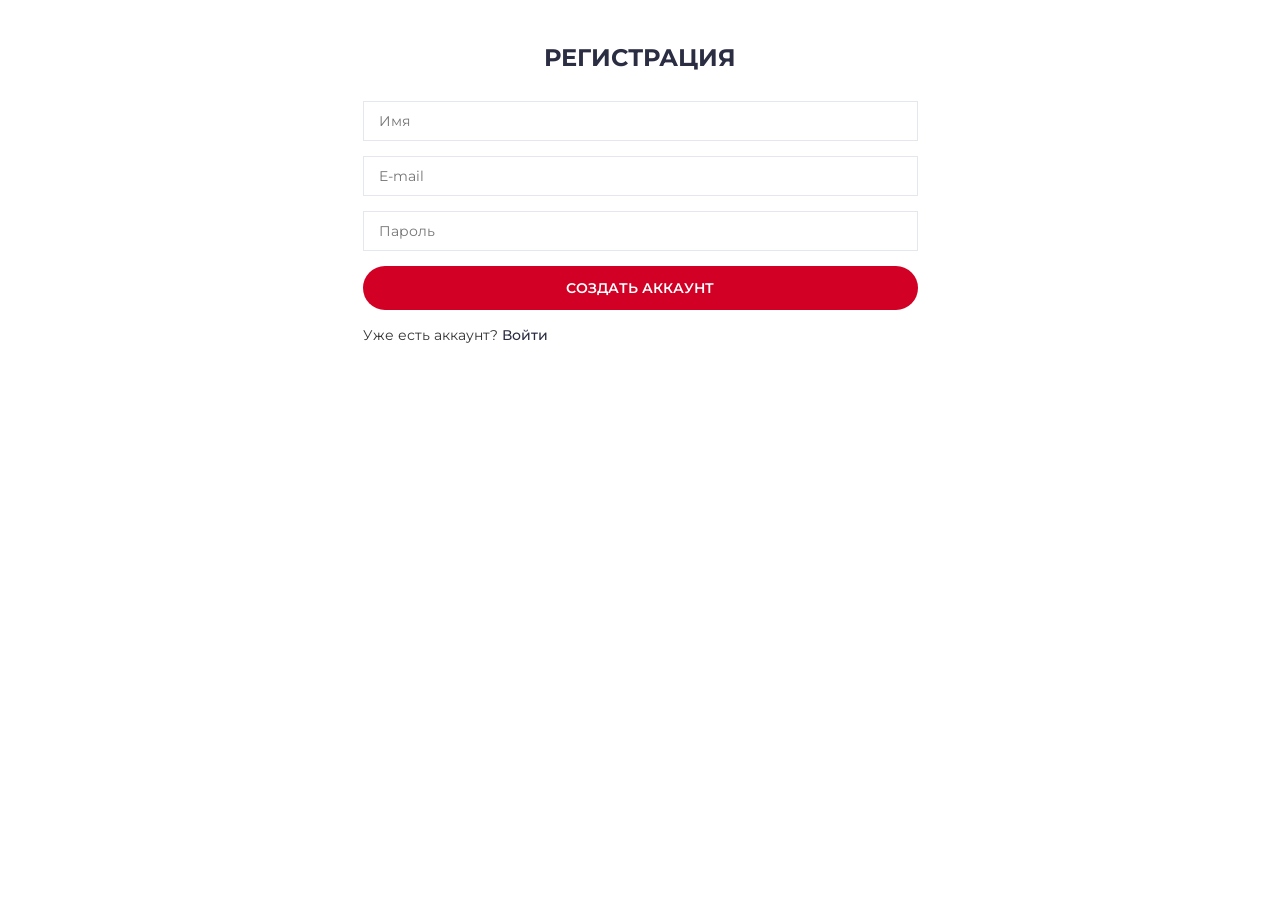
<file: pages/auth.html>
<!DOCTYPE html>
<html lang="ru">
	<head>
		<meta charset="utf-8">
		<meta http-equiv="X-UA-Compatible" content="IE=edge">
		<meta name="viewport" content="width=device-width, initial-scale=1">
		<title>Electro — Регистрация / Вход</title>
		<link href="https://fonts.googleapis.com/css?family=Montserrat:400,500,700" rel="stylesheet">
		<link type="text/css" rel="stylesheet" href="../css/bootstrap.min.css"/>
		<link type="text/css" rel="stylesheet" href="../css/style.css"/>
		<link type="text/css" rel="stylesheet" href="../css/custom-ru.css"/>
		<link rel="stylesheet" href="../css/font-awesome.min.css">
	</head>
	<body>
		<div class="section">
			<div class="container">
				<div class="row">
					<div class="col-md-6 col-md-offset-3">
						<div class="section-title text-center">
							<h3 class="title" id="auth-title">Регистрация</h3>
						</div>

						<form id="register-form">
							<div class="form-group">
								<input class="input" type="text" id="name" placeholder="Имя" required>
							</div>
							<div class="form-group">
								<input class="input" type="email" id="email" placeholder="E-mail" required>
							</div>
							<div class="form-group">
								<input class="input" type="password" id="password" placeholder="Пароль" required>
							</div>
							<button class="primary-btn" type="submit" style="width:100%">Создать аккаунт</button>
						</form>

						<form id="login-form" style="display:none;">
							<div class="form-group">
								<input class="input" type="email" id="login-email" placeholder="E-mail" required>
							</div>
							<div class="form-group">
								<input class="input" type="password" id="login-password" placeholder="Пароль" required>
							</div>
							<button class="primary-btn" type="submit" style="width:100%">Войти</button>
						</form>

						<p style="margin-top:15px;" id="auth-toggle">
							Уже есть аккаунт? <a href="#" id="to-login">Войти</a>
						</p>
					</div>
				</div>
			</div>
		</div>

		<script src="../js/jquery.min.js"></script>
		<script src="../js/bootstrap.min.js"></script>
		<script src="../js/auth.js"></script>
		<script>
		  (function(){
		    var reg = document.getElementById('register-form');
		    var log = document.getElementById('login-form');
		    var title = document.getElementById('auth-title');
		    var toggle = document.getElementById('auth-toggle');
		    var toLogin = document.getElementById('to-login');

		    function showLogin(){
		      reg.style.display='none';
		      log.style.display='block';
		      title.textContent='Вход';
		      toggle.innerHTML='Нет аккаунта? <a href="#" id="to-register">Зарегистрироваться</a>';
		    }
		    function showRegister(){
		      reg.style.display='block';
		      log.style.display='none';
		      title.textContent='Регистрация';
		      toggle.innerHTML='Уже есть аккаунт? <a href="#" id="to-login">Войти</a>';
		    }

		    document.body.addEventListener('click', function(e){
		      if (e.target && e.target.id==='to-login'){ e.preventDefault(); showLogin(); }
		      if (e.target && e.target.id==='to-register'){ e.preventDefault(); showRegister(); }
		    });

		    reg.addEventListener('submit', function(e){
		      e.preventDefault();
		      var name = document.getElementById('name').value.trim();
		      var email = document.getElementById('email').value.trim();
		      var password = document.getElementById('password').value;
		      if (!name || !email || password.length < 4) { alert('Пожалуйста, заполните все поля. Пароль не короче 4 символов.'); return; }
		      window.ElectroAuth.register(name, email, password);
		      window.location.href = '../index.html';
		    });
		    log.addEventListener('submit', function(e){
		      e.preventDefault();
		      var email = document.getElementById('login-email').value.trim();
		      var password = document.getElementById('login-password').value;
		      if (!email || password.length < 4) { alert('Неверные данные'); return; }
		      var user = { name: email.split('@')[0], email: email };
		      localStorage.setItem('electro_user', JSON.stringify(user));
		      window.location.href = '../index.html';
		    });
		  })();
		</script>
	</body>
</html>
</file>
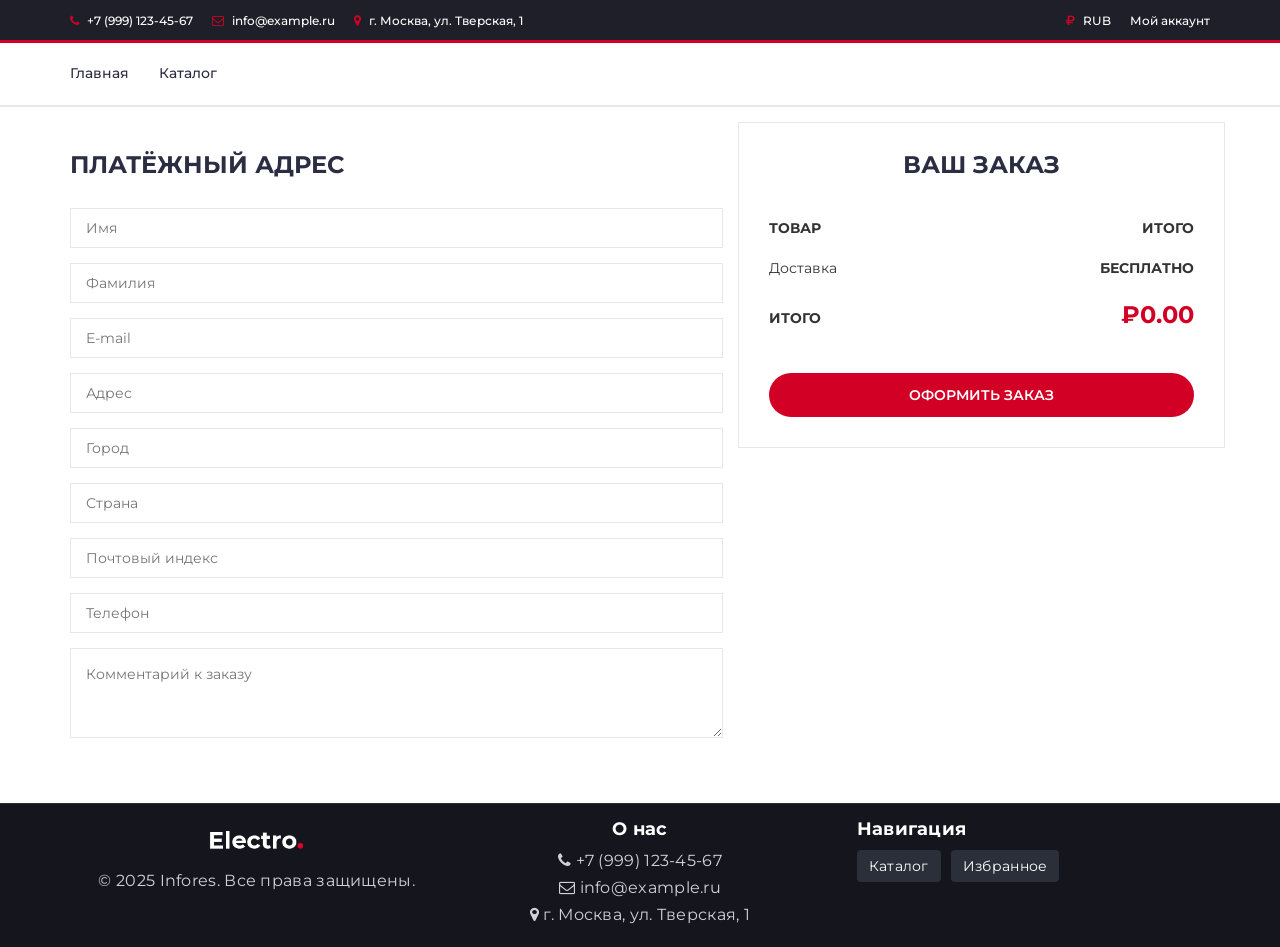
<file: pages/checkout.html>
<!DOCTYPE html>
<html lang="ру">
	<head>
		<meta charset="utf-8">
		<meta http-equiv="X-UA-Compatible" content="IE=edge">
		<meta name="viewport" content="width=device-width, initial-scale=1">
		<title>Electro — Оформление заказа</title>
		<link href="https://fonts.googleapis.com/css?family=Montserrat:400,500,700" rel="stylesheet">
		<link type="text/css" rel="stylesheet" href="../css/bootstrap.min.css"/>
		<link type="text/css" rel="stylesheet" href="../css/slick.css"/>
		<link type="text/css" rel="stylesheet" href="../css/slick-theme.css"/>
		<link type="text/css" rel="stylesheet" href="../css/nouislider.min.css"/>
		<link rel="stylesheet" href="../css/font-awesome.min.css">
		<link type="text/css" rel="stylesheet" href="../css/style.css"/>
		<link type="text/css" rel="stylesheet" href="../css/custom-ru.css"/>
	</head>
	<body>
		<header>
			<div id="top-header">
				<div class="container">
					<ul class="header-links pull-left">
						<li><a href="#"><i class="fa fa-phone"></i> +7 (999) 123-45-67</a></li>
						<li><a href="#"><i class="fa fa-envelope-o"></i> info@example.ru</a></li>
						<li><a href="#"><i class="fa fa-map-marker"></i> г. Москва, ул. Тверская, 1</a></li>
					</ul>
					<ul class="header-links pull-right">
						<li><a href="#"><i class="fa fa-rub"></i> RUB</a></li>
						<li><a href="auth.html" data-role="account"><i class="fa fa-user-o"></i> Мой аккаунт</a></li>
					</ul>
				</div>
			</div>
		</header>

		<nav id="navigation">
			<div class="container">
				<div id="responsive-nav">
					<ul class="main-nav nav navbar-nav">
						<li><a href="../index.html">Главная</a></li>
						<li><a href="store.html">Каталог</a></li>
					</ul>
				</div>
			</div>
		</nav>

		<div class="section">
			<div class="container">
				<div class="row">
					<div class="col-md-7">
						<div class="billing-details">
							<div class="section-title"><h3 class="title">Платёжный адрес</h3></div>
							<div class="form-group"><input class="input" id="bill-name" type="text" placeholder="Имя" required></div>
							<div class="form-group"><input class="input" id="bill-surname" type="text" placeholder="Фамилия" required></div>
							<div class="form-group"><input class="input" id="bill-email" type="email" placeholder="E-mail" required></div>
							<div class="form-group"><input class="input" id="bill-address" type="text" placeholder="Адрес" required></div>
							<div class="form-group"><input class="input" id="bill-city" type="text" placeholder="Город" required></div>
							<div class="form-group"><input class="input" id="bill-country" type="text" placeholder="Страна" required></div>
							<div class="form-group"><input class="input" id="bill-zip" type="text" placeholder="Почтовый индекс" required></div>
							<div class="form-group"><input class="input" id="bill-phone" type="tel" placeholder="Телефон" required pattern="[0-9+\-() ]{6,}"></div>
							<div class="form-group"><textarea class="input" id="bill-comment" placeholder="Комментарий к заказу"></textarea></div>
						</div>
					</div>
					<div class="col-md-5 order-details">
						<div class="section-title text-center"><h3 class="title">Ваш заказ</h3></div>
						<div class="order-summary">
							<div class="order-col"><div><strong>ТОВАР</strong></div><div><strong>ИТОГО</strong></div></div>
							<div id="order-products" class="order-products"></div>
							<div class="order-col"><div>Доставка</div><div><strong>БЕСПЛАТНО</strong></div></div>
							<div class="order-col"><div><strong>ИТОГО</strong></div><div><strong class="order-total" id="order-total">₽0.00</strong></div></div>
						</div>
						<a href="#" class="primary-btn order-submit" id="place-order">Оформить заказ</a>
					</div>
				</div>
			</div>
		</div>

		<footer class="footer">
  <div class="container">
    <div class="row" style="display:flex;align-items:flex-start;gap:20px;">
      <div class="col-md-4 col-xs-12">
        <div class="footer-logo" style="margin-bottom:10px;">
          <a href="../index.html" class="logo"><img src="../img/logo.png" alt="" style="max-height:40px;"></a>
        </div>
        <p style="margin:0;color:#cfd2da;">© 2025 Infores. Все права защищены.</p>
      </div>
      <div class="col-md-4 col-xs-12">
        <h4 style="margin-top:0;color:#fff;">О нас</h4>
        <ul style="list-style:none;padding:0;margin:0;color:#cfd2da;">
          <li style="margin:4px 0;"><i class="fa fa-phone"></i> +7 (999) 123-45-67</li>
          <li style="margin:4px 0;"><i class="fa fa-envelope-o"></i> info@example.ru</li>
          <li style="margin:4px 0;"><i class="fa fa-map-marker"></i> г. Москва, ул. Тверская, 1</li>
        </ul>
      </div>
      <div class="col-md-4 col-xs-12" style="text-align:left;">
        <h4 style="margin-top:0;color:#fff;">Навигация</h4>
        <div style="display:flex;gap:10px;flex-wrap:wrap;">
          <a href="store.html" class="btn btn-default" style="background:#2b2f3a;border:0;color:#fff;">Каталог</a>
          <a href="wishlist.html" class="btn btn-default" style="background:#2b2f3a;border:0;color:#fff;">Избранное</a>
        </div>
      </div>
    </div>
  </div>
</footer>

		<script src="../js/jquery.min.js"></script>
		<script src="../js/bootstrap.min.js"></script>
		<script src="../js/auth.js"></script>
		<script src="../js/cart.js"></script>
		<script>
		(function(){
		  function format(amount){return '₽'+Number(amount).toFixed(2);}    
		  var list = document.getElementById('order-products');
		  var totalEl = document.getElementById('order-total');
		  var cart = JSON.parse(localStorage.getItem('electro_cart')||'[]');
		  var total = 0;
		  list.innerHTML = '';
		  cart.forEach(function(item){
		    var row = document.createElement('div');
		    row.className = 'order-col';
		    row.innerHTML = '<div>'+item.qty+'x '+item.name+'</div><div>'+format(item.price*item.qty)+'</div>';
		    list.appendChild(row);
		    total += item.price*item.qty;
		  });
		  totalEl.textContent = format(total);
		  document.getElementById('place-order').addEventListener('click', function(e){
		    e.preventDefault();
		    function showError(el, msg){
		      var wrap = el.parentElement;
		      var hint = wrap.querySelector('.field-hint');
		      if (!hint){
		        hint = document.createElement('div');
		        hint.className = 'field-hint';
		        hint.style.color = '#d32f2f';
		        hint.style.fontSize = '12px';
		        hint.style.marginTop = '4px';
		        wrap.appendChild(hint);
		      }
		      hint.textContent = msg||'';
		    }
		    function clearError(el){ var wrap=el.parentElement; var hint=wrap.querySelector('.field-hint'); if(hint){ hint.textContent=''; } }

		    var required = [
		      {id:'bill-name', label:'Имя'},
		      {id:'bill-surname', label:'Фамилия'},
		      {id:'bill-email', label:'E-mail'},
		      {id:'bill-address', label:'Адрес'},
		      {id:'bill-city', label:'Город'},
		      {id:'bill-country', label:'Страна'},
		      {id:'bill-zip', label:'Почтовый индекс'},
		      {id:'bill-phone', label:'Телефон'}
		    ];
		    var ok = true;
		    required.forEach(function(f){
		      var el = document.getElementById(f.id);
		      if (!el) return;
		      if (!el.value.trim()){ showError(el, f.label+': обязательно для заполнения'); ok=false; }
		      else if (!el.checkValidity()){ showError(el, f.label+': неверное значение'); ok=false; }
		      else { clearError(el); }
		    });
		    if (!ok) return;
		    alert('Заказ оформлен! Спасибо.');
		    localStorage.removeItem('electro_cart');
		    window.location.href = '../index.html';
		  });

		  ['bill-name','bill-surname','bill-email','bill-address','bill-city','bill-country','bill-zip','bill-phone'].forEach(function(id){
		    var el = document.getElementById(id);
		    if (!el) return;
		    el.addEventListener('input', function(){
		      if (el.value.trim() && el.checkValidity()){
		        var wrap = el.parentElement; var hint=wrap.querySelector('.field-hint'); if(hint) hint.textContent='';
		      }
		    });
		  });
		})();
		</script>
	</body>
</html>
</file>
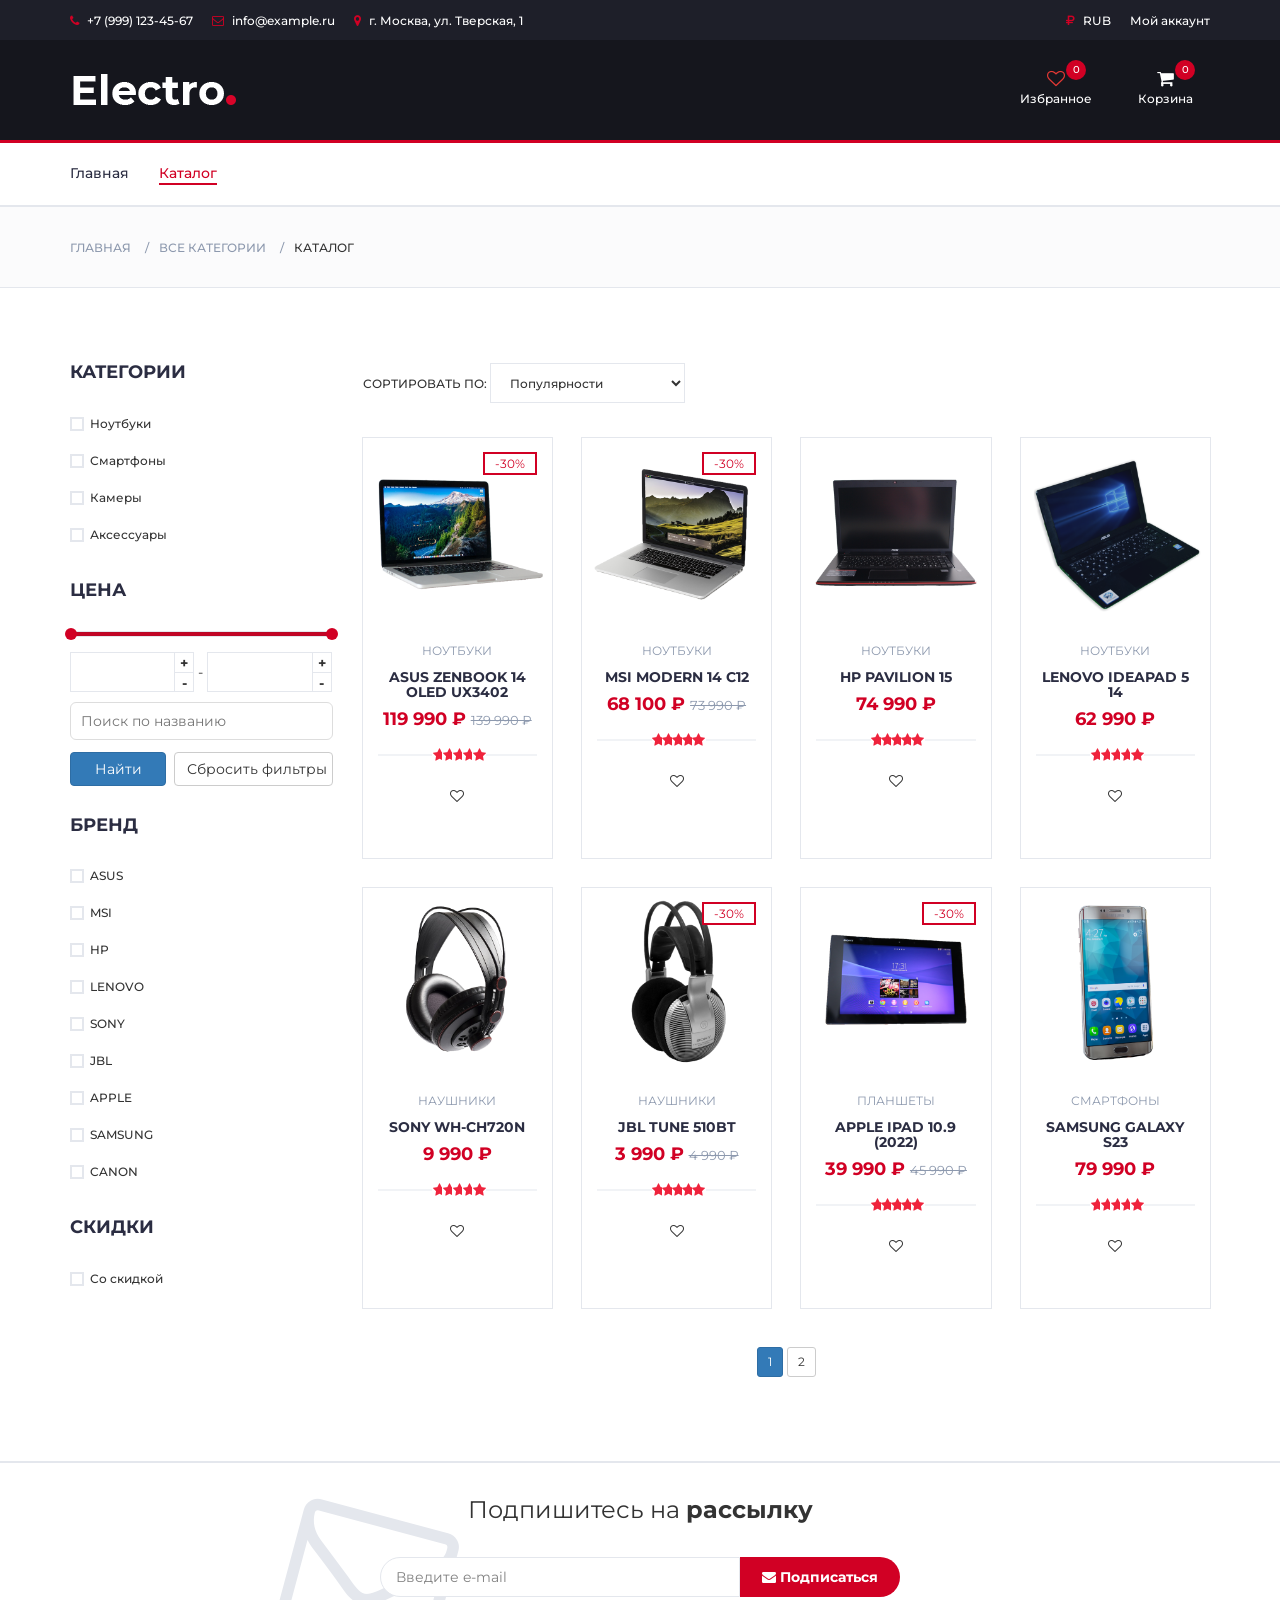
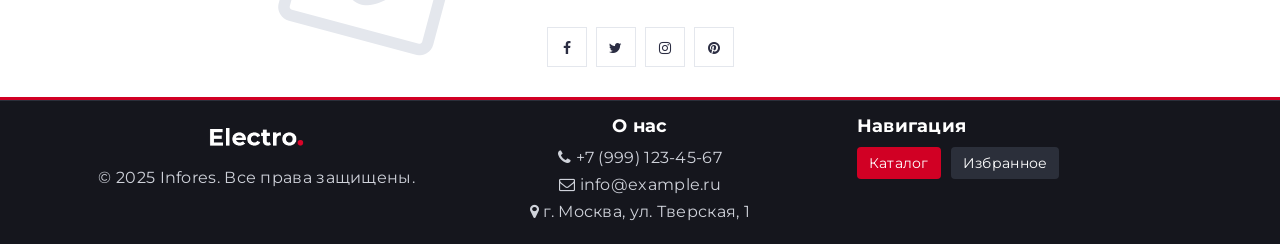
<file: pages/store.html>
<!DOCTYPE html>
<html lang="ru">
	<head>
		<meta charset="utf-8">
		<meta http-equiv="X-UA-Compatible" content="IE=edge">
		<meta name="viewport" content="width=device-width, initial-scale=1">
		<title>Electro — Каталог товаров</title>
		<link href="https://fonts.googleapis.com/css?family=Montserrat:400,500,700" rel="stylesheet">
		<link type="text/css" rel="stylesheet" href="../css/bootstrap.min.css?v=20251030-2"/>
		<link type="text/css" rel="stylesheet" href="../css/slick.css?v=20251030-2"/>
		<link type="text/css" rel="stylesheet" href="../css/slick-theme.css?v=20251030-2"/>
		<link type="text/css" rel="stylesheet" href="../css/nouislider.min.css?v=20251030-2"/>
		<link rel="stylesheet" href="../css/font-awesome.min.css?v=20251030-2">
		<link type="text/css" rel="stylesheet" href="../css/style.css?v=20251030-2"/>
		<link type="text/css" rel="stylesheet" href="../css/custom-ru.css?v=20251030-2"/>
	</head>
	<body>
		<header>
			<div id="top-header">
				<div class="container">
					<ul class="header-links pull-left">
						<li><a href="#"><i class="fa fa-phone"></i> +7 (999) 123-45-67</a></li>
						<li><a href="#"><i class="fa fa-envelope-o"></i> info@example.ru</a></li>
						<li><a href="#"><i class="fa fa-map-marker"></i> г. Москва, ул. Тверская, 1</a></li>
					</ul>
					<ul class="header-links pull-right">
						<li><a href="#"><i class="fa fa-rub"></i> RUB</a></li>
						<li><a href="auth.html" data-role="account"><i class="fa fa-user-o"></i> Мой аккаунт</a></li>
					</ul>
				</div>
			</div>
			<div id="header">
				<div class="container">
					<div class="row">
						<div class="col-md-3">
							<div class="header-logo">
								<a href="../index.html" class="logo">
									<img src="../img/logo.png" alt="">
								</a>
							</div>
						</div>
						<div class="col-md-6">
							<!-- search removed -->
						</div>
						<div class="col-md-3 clearfix">
							<div class="header-ctn">
								<div>
									<a href="wishlist.html">
										<i class="fa fa-heart-o"></i>
										<span>Избранное</span>
										<div class="qty" id="wishlist-qty">0</div>
									</a>
								</div>
								<div class="dropdown">
									<a class="dropdown-toggle" data-toggle="dropdown" aria-expanded="true">
										<i class="fa fa-shopping-cart"></i>
										<span>Корзина</span>
										<div class="qty" id="cart-qty">0</div>
									</a>
									<div class="cart-dropdown" id="cart-dropdown">
										<div class="cart-list" id="cart-list"></div>
										<div class="cart-summary">
											<small id="cart-items-count">0 товаров</small>
											<h5>ИТОГО: <span id="cart-total">₽0.00</span></h5>
										</div>
										<div class="cart-btns">
											<a href="store.html">Корзина</a>
											<a href="checkout.html">Оформить заказ  <i class="fa fa-arrow-circle-right"></i></a>
										</div>
									</div>
								</div>
								<div class="menu-toggle">
									<a href="#">
										<i class="fa fa-bars"></i>
										<span>Меню</span>
									</a>
								</div>
							</div>
						</div>
					</div>
				</div>
			</div>
		</header>

		<nav id="navigation">
			<div class="container">
				<div id="responsive-nav">
					<ul class="main-nav nav navbar-nav">
						<li><a href="../index.html">Главная</a></li>
						<li class="active"><a href="store.html">Каталог</a></li>
					</ul>
				</div>
			</div>
		</nav>

		<div id="breadcrumb" class="section">
			<div class="container">
				<div class="row">
					<div class="col-md-12">
						<ul class="breadcrumb-tree">
							<li><a href="../index.html">Главная</a></li>
							<li><a href="#">Все категории</a></li>
							<li class="active">Каталог</li>
						</ul>
					</div>
				</div>
			</div>
		</div>

		<div class="section">
			<div class="container">
				<div class="row">
					<div id="aside" class="col-md-3">
						<div class="aside">
							<h3 class="aside-title">Категории</h3>
							<div class="checkbox-filter">
								<div class="input-checkbox"><input type="checkbox" id="cat-laptops" data-filter="category" value="laptop"><label for="cat-laptops"><span></span>Ноутбуки</label></div>
								<div class="input-checkbox"><input type="checkbox" id="cat-phones" data-filter="category" value="smartphone"><label for="cat-phones"><span></span>Смартфоны</label></div>
								<div class="input-checkbox"><input type="checkbox" id="cat-cameras" data-filter="category" value="camera"><label for="cat-cameras"><span></span>Камеры</label></div>
								<div class="input-checkbox"><input type="checkbox" id="cat-accessories" data-filter="category" value="accessory"><label for="cat-accessories"><span></span>Аксессуары</label></div>
							</div>
						</div>

						<div class="aside">
							<h3 class="aside-title">Цена</h3>
							<div class="price-filter">
								<div id="price-slider"></div>
								<div class="input-number price-min">
									<input id="price-min" type="number">
									<span class="qty-up">+</span>
									<span class="qty-down">-</span>
								</div>
								<span>-</span>
								<div class="input-number price-max">
									<input id="price-max" type="number">
									<span class="qty-up">+</span>
									<span class="qty-down">-</span>
								</div>
								<input id="search-name" type="text" placeholder="Поиск по названию" style="margin-top:10px;width:100%;padding:8px 10px;border:1px solid #ddd;border-radius:6px;">
								<div style="margin-top:12px;display:flex;gap:8px;">
									<button id="filter-apply-btn" class="btn btn-primary" style="min-width:96px;">Найти</button>
									<button id="filter-reset-btn" class="btn btn-default" style="min-width:110px;">Сбросить фильтры</button>
								</div>
							</div>
						</div>

						<div class="aside">
							<h3 class="aside-title">Бренд</h3>
							<div class="checkbox-filter">
								<div class="input-checkbox">
									<input type="checkbox" id="brand-asus" data-filter="brand" value="asus">
									<label for="brand-asus"><span></span>ASUS</label>
								</div>
								<div class="input-checkbox">
									<input type="checkbox" id="brand-msi" data-filter="brand" value="msi">
									<label for="brand-msi"><span></span>MSI</label>
								</div>
								<div class="input-checkbox">
									<input type="checkbox" id="brand-hp" data-filter="brand" value="hp">
									<label for="brand-hp"><span></span>HP</label>
								</div>
								<div class="input-checkbox">
									<input type="checkbox" id="brand-lenovo" data-filter="brand" value="lenovo">
									<label for="brand-lenovo"><span></span>LENOVO</label>
								</div>
								<div class="input-checkbox">
									<input type="checkbox" id="brand-sony" data-filter="brand" value="sony">
									<label for="brand-sony"><span></span>SONY</label>
								</div>
								<div class="input-checkbox">
									<input type="checkbox" id="brand-jbl" data-filter="brand" value="jbl">
									<label for="brand-jbl"><span></span>JBL</label>
								</div>
								<div class="input-checkbox">
									<input type="checkbox" id="brand-apple" data-filter="brand" value="apple">
									<label for="brand-apple"><span></span>APPLE</label>
								</div>
								<div class="input-checkbox">
									<input type="checkbox" id="brand-samsung" data-filter="brand" value="samsung">
									<label for="brand-samsung"><span></span>SAMSUNG</label>
								</div>
								<div class="input-checkbox">
									<input type="checkbox" id="brand-canon" data-filter="brand" value="canon">
									<label for="brand-canon"><span></span>CANON</label>
								</div>
							</div>
						</div>

						<div class="aside">
							<h3 class="aside-title">Скидки</h3>
							<div class="checkbox-filter">
								<div class="input-checkbox">
									<input type="checkbox" id="only-sale">
									<label for="only-sale"><span></span>Со скидкой</label>
								</div>
							</div>
						</div>
					</div>

					<div id="store" class="col-md-9">
						<div class="store-filter clearfix">
							<div class="store-sort">
								<label>
									Сортировать по:
									<select class="input-select" id="sort-select">
										<option value="popular">Популярности</option>
										<option value="price-asc">Цене: по возрастанию</option>
										<option value="price-desc">Цене: по убыванию</option>
									</select>
								</label>
							</div>
						</div>

						<div class="row" id="products-grid">
							<!-- Ноутбуки -->
							<div class="col-md-3 col-xs-6">
								<div class="product" data-id="laptop1" data-category="laptop" data-brand="asus" data-price="119990">
									<div class="product-img">
										<img src="../img/product01.png" alt="ASUS Zenbook 14 OLED">
									</div>
									<div class="product-body">
										<p class="product-category">Ноутбуки</p>
										<h3 class="product-name"><a href="#">ASUS Zenbook 14 OLED</a></h3>
										<h4 class="product-price">119 990 ₽</h4>
										<div class="product-rating">
											<i class="fa fa-star"></i>
											<i class="fa fa-star"></i>
											<i class="fa fa-star"></i>
											<i class="fa fa-star"></i>
											<i class="fa fa-star"></i>
										</div>
										<div class="product-btns">
											<button class="add-to-wishlist"><i class="fa fa-heart-o"></i><span class="tooltipp">в избранное</span></button>
											<button class="add-to-compare"><i class="fa fa-exchange"></i><span class="tooltipp">сравнить</span></button>
											<button class="quick-view"><i class="fa fa-eye"></i><span class="tooltipp">быстрый просмотр</span></button>
										</div>
									</div>
									<div class="add-to-cart">
										<button class="add-to-cart-btn" data-id="laptop1" data-name="ASUS Zenbook 14 OLED" data-price="119990" data-image="../img/product01.png"><i class="fa fa-shopping-cart"></i> в корзину</button>
									</div>
								</div>
							</div>
							<div class="col-md-3 col-xs-6">
								<div class="product" data-id="laptop2" data-category="laptop" data-brand="dell" data-price="87600">
									<div class="product-img">
										<img src="../img/product02.png" alt="Dell Inspiron 15">
									</div>
									<div class="product-body">
										<p class="product-category">Ноутбуки</p>
										<h3 class="product-name"><a href="#">Dell Inspiron 15</a></h3>
										<h4 class="product-price">87 600 ₽</h4>
										<div class="product-rating">
											<i class="fa fa-star"></i>
											<i class="fa fa-star"></i>
											<i class="fa fa-star"></i>
											<i class="fa fa-star"></i>
											<i class="fa fa-star"></i>
										</div>
										<div class="product-btns">
											<button class="add-to-wishlist"><i class="fa fa-heart-o"></i><span class="tooltipp">в избранное</span></button>
											<button class="add-to-compare"><i class="fa fa-exchange"></i><span class="tooltipp">сравнить</span></button>
											<button class="quick-view"><i class="fa fa-eye"></i><span class="tooltipp">быстрый просмотр</span></button>
										</div>
									</div>
									<div class="add-to-cart">
										<button class="add-to-cart-btn" data-id="laptop2" data-name="Dell Inspiron 15" data-price="87600" data-image="../img/product02.png"><i class="fa fa-shopping-cart"></i> в корзину</button>
									</div>
								</div>
							</div>
							<div class="col-md-3 col-xs-6">
								<div class="product" data-id="laptop3" data-category="laptop" data-brand="msi" data-price="68100">
									<div class="product-img">
										<img src="../img/product03.png" alt="MSI Modern 14">
									</div>
									<div class="product-body">
										<p class="product-category">Ноутбуки</p>
										<h3 class="product-name"><a href="#">MSI Modern 14</a></h3>
										<h4 class="product-price">68 100 ₽</h4>
										<div class="product-rating">
											<i class="fa fa-star"></i>
											<i class="fa fa-star"></i>
											<i class="fa fa-star"></i>
											<i class="fa fa-star"></i>
											<i class="fa fa-star"></i>
										</div>
										<div class="product-btns">
											<button class="add-to-wishlist"><i class="fa fa-heart-o"></i><span class="tooltipp">в избранное</span></button>
											<button class="add-to-compare"><i class="fa fa-exchange"></i><span class="tooltipp">сравнить</span></button>
											<button class="quick-view"><i class="fa fa-eye"></i><span class="tooltipp">быстрый просмотр</span></button>
										</div>
									</div>
									<div class="add-to-cart">
										<button class="add-to-cart-btn" data-id="laptop3" data-name="MSI Modern 14" data-price="68100" data-image="../img/product03.png"><i class="fa fa-shopping-cart"></i> в корзину</button>
									</div>
								</div>
							</div>
							<div class="col-md-3 col-xs-6">
								<div class="product" data-id="laptop4" data-category="laptop" data-brand="apple" data-price="99900">
									<div class="product-img">
										<img src="../img/product04.png" alt="Apple MacBook Air 13">
									</div>
									<div class="product-body">
										<p class="product-category">Ноутбуки</p>
										<h3 class="product-name"><a href="#">Apple MacBook Air 13"</a></h3>
										<h4 class="product-price">99 900 ₽</h4>
										<div class="product-rating">
											<i class="fa fa-star"></i>
											<i class="fa fa-star"></i>
											<i class="fa fa-star"></i>
											<i class="fa fa-star"></i>
											<i class="fa fa-star"></i>
										</div>
										<div class="product-btns">
											<button class="add-to-wishlist"><i class="fa fa-heart-o"></i><span class="tooltipp">в избранное</span></button>
											<button class="add-to-compare"><i class="fa fa-exchange"></i><span class="tooltipp">сравнить</span></button>
											<button class="quick-view"><i class="fa fa-eye"></i><span class="tooltipp">быстрый просмотр</span></button>
										</div>
									</div>
									<div class="add-to-cart">
										<button class="add-to-cart-btn" data-id="laptop4" data-name="Apple MacBook Air 13" data-price="99900" data-image="../img/product04.png"><i class="fa fa-shopping-cart"></i> в корзину</button>
									</div>
								</div>
							</div>

							<!-- Смартфоны -->
							<div class="col-md-3 col-xs-6">
								<div class="product" data-id="smart1" data-category="smartphone" data-brand="samsung" data-price="79990">
									<div class="product-img">
										<img src="../img/product05.png" alt="Samsung Galaxy S24">
									</div>
									<div class="product-body">
										<p class="product-category">Смартфоны</p>
										<h3 class="product-name"><a href="#">Samsung Galaxy S24</a></h3>
										<h4 class="product-price">79 990 ₽</h4>
										<div class="product-rating">
											<i class="fa fa-star"></i>
											<i class="fa fa-star"></i>
											<i class="fa fa-star"></i>
											<i class="fa fa-star"></i>
											<i class="fa fa-star"></i>
										</div>
										<div class="product-btns">
											<button class="add-to-wishlist"><i class="fa fa-heart-o"></i><span class="tooltipp">в избранное</span></button>
											<button class="add-to-compare"><i class="fa fa-exchange"></i><span class="tooltipp">сравнить</span></button>
											<button class="quick-view"><i class="fa fa-eye"></i><span class="tooltipp">быстрый просмотр</span></button>
										</div>
									</div>
									<div class="add-to-cart">
										<button class="add-to-cart-btn" data-id="smart1" data-name="Samsung Galaxy S24" data-price="79990" data-image="../img/product05.png"><i class="fa fa-shopping-cart"></i> в корзину</button>
									</div>
								</div>
							</div>
							<div class="col-md-3 col-xs-6">
								<div class="product" data-id="smart2" data-category="smartphone" data-brand="realme" data-price="45500">
									<div class="product-img">
										<img src="../img/product06.png" alt="Realme 11 Pro">
									</div>
									<div class="product-body">
										<p class="product-category">Смартфоны</p>
										<h3 class="product-name"><a href="#">Realme 11 Pro</a></h3>
										<h4 class="product-price">45 500 ₽</h4>
										<div class="product-rating">
											<i class="fa fa-star"></i>
											<i class="fa fa-star"></i>
											<i class="fa fa-star"></i>
											<i class="fa fa-star"></i>
											<i class="fa fa-star"></i>
										</div>
										<div class="product-btns">
											<button class="add-to-wishlist"><i class="fa fa-heart-o"></i><span class="tooltipp">в избранное</span></button>
											<button class="add-to-compare"><i class="fa fa-exchange"></i><span class="tooltipp">сравнить</span></button>
											<button class="quick-view"><i class="fa fa-eye"></i><span class="tooltipp">быстрый просмотр</span></button>
										</div>
									</div>
									<div class="add-to-cart">
										<button class="add-to-cart-btn" data-id="smart2" data-name="Realme 11 Pro" data-price="45500" data-image="../img/product06.png"><i class="fa fa-shopping-cart"></i> в корзину</button>
									</div>
								</div>
							</div>
							<div class="col-md-3 col-xs-6">
								<div class="product" data-id="smart3" data-category="smartphone" data-brand="xiaomi" data-price="59870">
									<div class="product-img">
										<img src="../img/product07.png" alt="Xiaomi 14 Pro">
									</div>
									<div class="product-body">
										<p class="product-category">Смартфоны</p>
										<h3 class="product-name"><a href="#">Xiaomi 14 Pro</a></h3>
										<h4 class="product-price">59 870 ₽</h4>
										<div class="product-rating">
											<i class="fa fa-star"></i>
											<i class="fa fa-star"></i>
											<i class="fa fa-star"></i>
											<i class="fa fa-star"></i>
											<i class="fa fa-star"></i>
										</div>
										<div class="product-btns">
											<button class="add-to-wishlist"><i class="fa fa-heart-o"></i><span class="tooltipp">в избранное</span></button>
											<button class="add-to-compare"><i class="fa fa-exchange"></i><span class="tooltipp">сравнить</span></button>
											<button class="quick-view"><i class="fa fa-eye"></i><span class="tooltipp">быстрый просмотр</span></button>
										</div>
									</div>
									<div class="add-to-cart">
										<button class="add-to-cart-btn" data-id="smart3" data-name="Xiaomi 14 Pro" data-price="59870" data-image="../img/product07.png"><i class="fa fa-shopping-cart"></i> в корзину</button>
									</div>
								</div>
							</div>
							<div class="col-md-3 col-xs-6">
								<div class="product" data-id="smart4" data-category="smartphone" data-brand="honor" data-price="29990">
									<div class="product-img">
										<img src="../img/product08.png" alt="Honor 90 Lite">
									</div>
									<div class="product-body">
										<p class="product-category">Смартфоны</p>
										<h3 class="product-name"><a href="#">Honor 90 Lite</a></h3>
										<h4 class="product-price">29 990 ₽</h4>
										<div class="product-rating">
											<i class="fa fa-star"></i>
											<i class="fa fa-star"></i>
											<i class="fa fa-star"></i>
											<i class="fa fa-star"></i>
											<i class="fa fa-star"></i>
										</div>
										<div class="product-btns">
											<button class="add-to-wishlist"><i class="fa fa-heart-o"></i><span class="tooltipp">в избранное</span></button>
											<button class="add-to-compare"><i class="fa fa-exchange"></i><span class="tooltipp">сравнить</span></button>
											<button class="quick-view"><i class="fa fa-eye"></i><span class="tooltipp">быстрый просмотр</span></button>
										</div>
									</div>
									<div class="add-to-cart">
										<button class="add-to-cart-btn" data-id="smart4" data-name="Honor 90 Lite" data-price="29990" data-image="../img/product08.png"><i class="fa fa-shopping-cart"></i> в корзину</button>
									</div>
								</div>
							</div>

							<!-- Камеры -->
							<div class="col-md-3 col-xs-6">
								<div class="product" data-id="camera1" data-category="camera" data-brand="canon" data-price="89800">
									<div class="product-img">
										<img src="../img/product09.png" alt="Canon EOS R50">
									</div>
									<div class="product-body">
										<p class="product-category">Камеры</p>
										<h3 class="product-name"><a href="#">Canon EOS R50</a></h3>
										<h4 class="product-price">89 800 ₽</h4>
										<div class="product-rating">
											<i class="fa fa-star"></i>
											<i class="fa fa-star"></i>
											<i class="fa fa-star"></i>
											<i class="fa fa-star"></i>
											<i class="fa fa-star"></i>
										</div>
										<div class="product-btns">
											<button class="add-to-wishlist"><i class="fa fa-heart-o"></i><span class="tooltipp">в избранное</span></button>
											<button class="add-to-compare"><i class="fa fa-exchange"></i><span class="tooltipp">сравнить</span></button>
											<button class="quick-view"><i class="fa fa-eye"></i><span class="tooltipp">быстрый просмотр</span></button>
										</div>
									</div>
									<div class="add-to-cart">
										<button class="add-to-cart-btn" data-id="camera1" data-name="Canon EOS R50" data-price="89800" data-image="../img/product09.png"><i class="fa fa-shopping-cart"></i> в корзину</button>
									</div>
								</div>
							</div>
							<div class="col-md-3 col-xs-6">
								<div class="product" data-id="camera2" data-category="camera" data-brand="sony" data-price="62910">
									<div class="product-img">
										<img src="../img/product01.png" alt="Sony ZV-E10">
									</div>
									<div class="product-body">
										<p class="product-category">Камеры</p>
										<h3 class="product-name"><a href="#">Sony ZV-E10</a></h3>
										<h4 class="product-price">62 910 ₽</h4>
										<div class="product-rating">
											<i class="fa fa-star"></i>
											<i class="fa fa-star"></i>
											<i class="fa fa-star"></i>
											<i class="fa fa-star"></i>
											<i class="fa fa-star"></i>
										</div>
										<div class="product-btns">
											<button class="add-to-wishlist"><i class="fa fa-heart-o"></i><span class="tooltipp">в избранное</span></button>
											<button class="add-to-compare"><i class="fa fa-exchange"></i><span class="tooltipp">сравнить</span></button>
											<button class="quick-view"><i class="fa fa-eye"></i><span class="tooltipp">быстрый просмотр</span></button>
										</div>
									</div>
									<div class="add-to-cart">
										<button class="add-to-cart-btn" data-id="camera2" data-name="Sony ZV-E10" data-price="62910" data-image="../img/product01.png"><i class="fa fa-shopping-cart"></i> в корзину</button>
									</div>
								</div>
							</div>
							<div class="col-md-3 col-xs-6">
								<div class="product" data-id="camera3" data-category="camera" data-brand="nikon" data-price="71340">
									<div class="product-img">
										<img src="../img/product02.png" alt="Nikon Z30">
									</div>
									<div class="product-body">
										<p class="product-category">Камеры</p>
										<h3 class="product-name"><a href="#">Nikon Z30</a></h3>
										<h4 class="product-price">71 340 ₽</h4>
										<div class="product-rating">
											<i class="fa fa-star"></i>
											<i class="fa fa-star"></i>
											<i class="fa fa-star"></i>
											<i class="fa fa-star"></i>
											<i class="fa fa-star"></i>
										</div>
										<div class="product-btns">
											<button class="add-to-wishlist"><i class="fa fa-heart-o"></i><span class="tooltipp">в избранное</span></button>
											<button class="add-to-compare"><i class="fa fa-exchange"></i><span class="tooltipp">сравнить</span></button>
											<button class="quick-view"><i class="fa fa-eye"></i><span class="tooltipp">быстрый просмотр</span></button>
										</div>
									</div>
									<div class="add-to-cart">
										<button class="add-to-cart-btn" data-id="camera3" data-name="Nikon Z30" data-price="71340" data-image="../img/product02.png"><i class="fa fa-shopping-cart"></i> в корзину</button>
									</div>
								</div>
							</div>
							<div class="col-md-3 col-xs-6">
								<div class="product" data-id="camera4" data-category="camera" data-brand="panasonic" data-price="61500">
									<div class="product-img">
										<img src="../img/product03.png" alt="Panasonic Lumix G7">
									</div>
									<div class="product-body">
										<p class="product-category">Камеры</p>
										<h3 class="product-name"><a href="#">Panasonic Lumix G7</a></h3>
										<h4 class="product-price">61 500 ₽</h4>
										<div class="product-rating">
											<i class="fa fa-star"></i>
											<i class="fa fa-star"></i>
											<i class="fa fa-star"></i>
											<i class="fa fa-star"></i>
											<i class="fa fa-star"></i>
										</div>
										<div class="product-btns">
											<button class="add-to-wishlist"><i class="fa fa-heart-o"></i><span class="tooltipp">в избранное</span></button>
											<button class="add-to-compare"><i class="fa fa-exchange"></i><span class="tooltipp">сравнить</span></button>
											<button class="quick-view"><i class="fa fa-eye"></i><span class="tooltipp">быстрый просмотр</span></button>
										</div>
									</div>
									<div class="add-to-cart">
										<button class="add-to-cart-btn" data-id="camera4" data-name="Panasonic Lumix G7" data-price="61500" data-image="../img/product03.png"><i class="fa fa-shopping-cart"></i> в корзину</button>
									</div>
								</div>
							</div>

							<!-- Аксессуары -->
							<div class="col-md-3 col-xs-6">
								<div class="product" data-id="acc1" data-category="accessory" data-brand="logitech" data-price="2480">
									<div class="product-img">
										<img src="../img/product04.png" alt="Мышь Logitech M650">
									</div>
									<div class="product-body">
										<p class="product-category">Аксессуары</p>
										<h3 class="product-name"><a href="#">Мышь Logitech M650</a></h3>
										<h4 class="product-price">2 480 ₽</h4>
										<div class="product-rating">
											<i class="fa fa-star"></i>
											<i class="fa fa-star"></i>
											<i class="fa fa-star"></i>
											<i class="fa fa-star"></i>
											<i class="fa fa-star"></i>
										</div>
										<div class="product-btns">
											<button class="add-to-wishlist"><i class="fa fa-heart-o"></i><span class="tooltipp">в избранное</span></button>
											<button class="add-to-compare"><i class="fa fa-exchange"></i><span class="tooltipp">сравнить</span></button>
											<button class="quick-view"><i class="fa fa-eye"></i><span class="tooltipp">быстрый просмотр</span></button>
										</div>
									</div>
									<div class="add-to-cart">
										<button class="add-to-cart-btn" data-id="acc1" data-name="Мышь Logitech M650" data-price="2480" data-image="../img/product04.png"><i class="fa fa-shopping-cart"></i> в корзину</button>
									</div>
								</div>
							</div>
							<div class="col-md-3 col-xs-6">
								<div class="product" data-id="acc2" data-category="accessory" data-brand="redragon" data-price="3990">
									<div class="product-img">
										<img src="../img/product05.png" alt="Клавиатура Redragon Shiva">
									</div>
									<div class="product-body">
										<p class="product-category">Аксессуары</p>
										<h3 class="product-name"><a href="#">Клавиатура Redragon Shiva</a></h3>
										<h4 class="product-price">3 990 ₽</h4>
										<div class="product-rating">
											<i class="fa fa-star"></i>
											<i class="fa fa-star"></i>
											<i class="fa fa-star"></i>
											<i class="fa fa-star"></i>
											<i class="fa fa-star"></i>
										</div>
										<div class="product-btns">
											<button class="add-to-wishlist"><i class="fa fa-heart-o"></i><span class="tooltipp">в избранное</span></button>
											<button class="add-to-compare"><i class="fa fa-exchange"></i><span class="tooltipp">сравнить</span></button>
											<button class="quick-view"><i class="fa fa-eye"></i><span class="tooltipp">быстрый просмотр</span></button>
										</div>
									</div>
									<div class="add-to-cart">
										<button class="add-to-cart-btn" data-id="acc2" data-name="Клавиатура Redragon Shiva" data-price="3990" data-image="../img/product05.png"><i class="fa fa-shopping-cart"></i> в корзину</button>
									</div>
								</div>
							</div>
							<div class="col-md-3 col-xs-6">
								<div class="product" data-id="acc3" data-category="accessory" data-brand="sony" data-price="6500">
									<div class="product-img">
										<img src="../img/product06.png" alt="Наушники Sony WH-CH520">
									</div>
									<div class="product-body">
										<p class="product-category">Аксессуары</p>
										<h3 class="product-name"><a href="#">Наушники Sony WH-CH520</a></h3>
										<h4 class="product-price">6 500 ₽</h4>
										<div class="product-rating">
											<i class="fa fa-star"></i>
											<i class="fa fa-star"></i>
											<i class="fa fa-star"></i>
											<i class="fa fa-star"></i>
											<i class="fa fa-star"></i>
										</div>
										<div class="product-btns">
											<button class="add-to-wishlist"><i class="fa fa-heart-o"></i><span class="tooltipp">в избранное</span></button>
											<button class="add-to-compare"><i class="fa fa-exchange"></i><span class="tooltipp">сравнить</span></button>
											<button class="quick-view"><i class="fa fa-eye"></i><span class="tooltipp">быстрый просмотр</span></button>
										</div>
									</div>
									<div class="add-to-cart">
										<button class="add-to-cart-btn" data-id="acc3" data-name="Наушники Sony WH-CH520" data-price="6500" data-image="../img/product06.png"><i class="fa fa-shopping-cart"></i> в корзину</button>
									</div>
								</div>
							</div>
							<div class="col-md-3 col-xs-6">
								<div class="product" data-id="acc4" data-category="accessory" data-brand="jbl" data-price="3799">
									<div class="product-img">
										<img src="../img/product07.png" alt="Колонка JBL Go 3">
									</div>
									<div class="product-body">
										<p class="product-category">Аксессуары</p>
										<h3 class="product-name"><a href="#">Колонка JBL Go 3</a></h3>
										<h4 class="product-price">3 799 ₽</h4>
										<div class="product-rating">
											<i class="fa fa-star"></i>
											<i class="fa fa-star"></i>
											<i class="fa fa-star"></i>
											<i class="fa fa-star"></i>
											<i class="fa fa-star"></i>
										</div>
										<div class="product-btns">
											<button class="add-to-wishlist"><i class="fa fa-heart-o"></i><span class="tooltipp">в избранное</span></button>
											<button class="add-to-compare"><i class="fa fa-exchange"></i><span class="tooltipp">сравнить</span></button>
											<button class="quick-view"><i class="fa fa-eye"></i><span class="tooltipp">быстрый просмотр</span></button>
										</div>
									</div>
									<div class="add-to-cart">
										<button class="add-to-cart-btn" data-id="acc4" data-name="Колонка JBL Go 3" data-price="3799" data-image="../img/product07.png"><i class="fa fa-shopping-cart"></i> в корзину</button>
									</div>
								</div>
							</div>
						</div>
						<!-- Блок пагинации -->
						<div id="pagination" class="text-center" style="margin:24px 0;"></div>
					</div>
				</div>
			</div>
		</div>

		<div id="newsletter" class="section">
			<div class="container">
				<div class="row">
					<div class="col-md-12">
						<div class="newsletter">
							<p>Подпишитесь на <strong>рассылку</strong></p>
							<form>
								<input class="input" type="email" placeholder="Введите e-mail">
								<button class="newsletter-btn"><i class="fa fa-envelope"></i> Подписаться</button>
							</form>
							<ul class="newsletter-follow">
								<li><a href="#"><i class="fa fa-facebook"></i></a></li>
								<li><a href="#"><i class="fa fa-twitter"></i></a></li>
								<li><a href="#"><i class="fa fa-instagram"></i></a></li>
								<li><a href="#"><i class="fa fa-pinterest"></i></a></li>
							</ul>
						</div>
					</div>
				</div>
			</div>
		</div>

		<footer class="footer">
			<div class="container">
				<div class="row" style="display:flex;align-items:flex-start;gap:20px;">
					<div class="col-md-4 col-xs-12">
						<div class="footer-logo" style="margin-bottom:10px;">
							<a href="../index.html" class="logo"><img src="../img/logo.png" alt="" style="max-height:40px;"></a>
						</div>
						<p style="margin:0;color:#cfd2da;">© 2025 Infores. Все права защищены.</p>
					</div>
					<div class="col-md-4 col-xs-12">
						<h4 style="margin-top:0;color:#fff;">О нас</h4>
						<ul style="list-style:none;padding:0;margin:0;color:#cfd2da;">
							<li style="margin:4px 0;"><i class="fa fa-phone"></i> +7 (999) 123-45-67</li>
							<li style="margin:4px 0;"><i class="fa fa-envelope-o"></i> info@example.ru</li>
							<li style="margin:4px 0;"><i class="fa fa-map-marker"></i> г. Москва, ул. Тверская, 1</li>
						</ul>
					</div>
					<div class="col-md-4 col-xs-12" style="text-align:left;">
						<h4 style="margin-top:0;color:#fff;">Навигация</h4>
						<div style="display:flex;gap:10px;flex-wrap:wrap;">
							<a href="store.html" class="btn btn-primary" style="background:#D10024;border:0;">Каталог</a>
							<a href="wishlist.html" class="btn btn-default" style="background:#2b2f3a;border:0;color:#fff;">Избранное</a>
						</div>
					</div>
				</div>
			</div>
		</footer>

		<script src="../js/jquery.min.js?v=20251030-2"></script>
		<script src="../js/bootstrap.min.js?v=20251030-2"></script>
		<script src="../js/slick.min.js?v=20251030-2"></script>
		<script src="../js/nouislider.min.js?v=20251030-2"></script>
		<script src="../js/jquery.zoom.min.js?v=20251030-2"></script>
		<script src="../js/main.js?v=20251030-2"></script>
		<script src="../js/auth.js?v=20251030-2"></script>
		<script src="../js/cart.js?v=20251030-2"></script>
		<script src="../js/wishlist.js?v=20251030-2"></script>
		<script src="../js/store.js?v=20251030-2"></script>
		<script src="../js/products.js?v=20251030-2"></script>
		<script src="../js/ui.js?v=20251030-2"></script>
	</body>
</html>
</file>
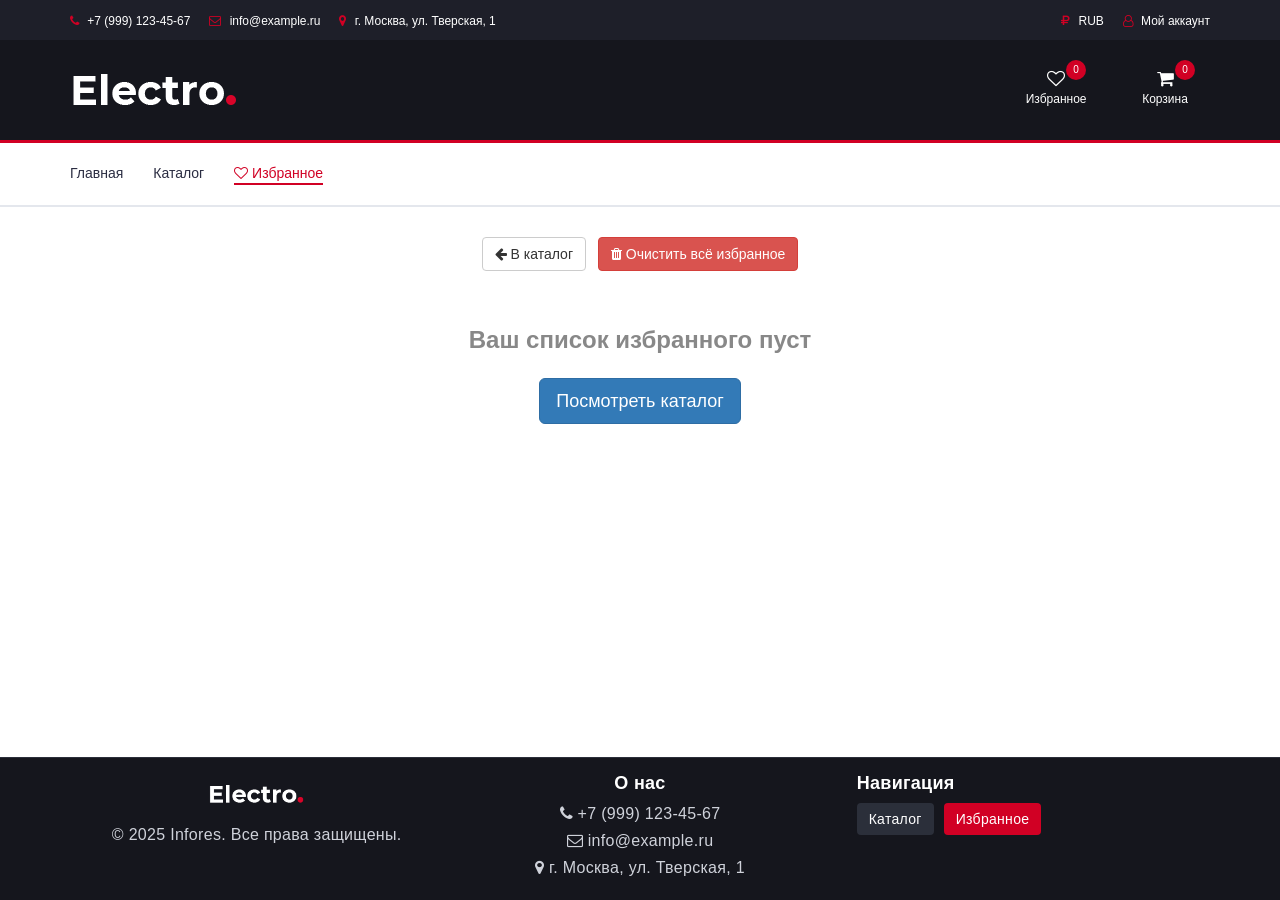
<file: pages/wishlist.html>
<!DOCTYPE html>
<html lang="ru">
<head>
  <meta charset="utf-8">
  <meta http-equiv="X-UA-Compatible" content="IE=edge">
  <meta name="viewport" content="width=device-width, initial-scale=1">
  <title>Избранное — Electro</title>
  <link type="text/css" rel="stylesheet" href="../css/bootstrap.min.css?v=20251030-2"/>
  <link type="text/css" rel="stylesheet" href="../css/style.css?v=20251030-2"/>
  <link type="text/css" rel="stylesheet" href="../css/custom-ru.css?v=20251030-2"/>
  <link rel="stylesheet" href="../css/font-awesome.min.css?v=20251030-2">
</head>
<body class="page-wishlist">
<header>
  <div id="top-header">
    <div class="container">
      <ul class="header-links pull-left">
        <li><a href="#"><i class="fa fa-phone"></i> +7 (999) 123-45-67</a></li>
        <li><a href="#"><i class="fa fa-envelope-o"></i> info@example.ru</a></li>
        <li><a href="#"><i class="fa fa-map-marker"></i> г. Москва, ул. Тверская, 1</a></li>
      </ul>
      <ul class="header-links pull-right">
        <li><a href="#"><i class="fa fa-rub"></i> RUB</a></li>
        <li><a href="auth.html" data-role="account"><i class="fa fa-user-o"></i> Мой аккаунт</a></li>
      </ul>
    </div>
  </div>
  <div id="header">
    <div class="container">
      <div class="row">
        <div class="col-md-3">
          <div class="header-logo">
            <a href="../index.html" class="logo">
              <img src="../img/logo.png" alt="">
            </a>
          </div>
        </div>
        <div class="col-md-6"></div>
        <div class="col-md-3 clearfix">
          <div class="header-ctn">
            <div>
              <a href="wishlist.html">
                <i class="fa fa-heart-o"></i>
                <span>Избранное</span>
                <div class="qty" id="wishlist-qty">0</div>
              </a>
            </div>
            <div class="dropdown">
              <a class="dropdown-toggle" data-toggle="dropdown" aria-expanded="true">
                <i class="fa fa-shopping-cart"></i>
                <span>Корзина</span>
                <div class="qty" id="cart-qty">0</div>
              </a>
              <div class="cart-dropdown" id="cart-dropdown">
                <div class="cart-list" id="cart-list"></div>
                <div class="cart-summary">
                  <small id="cart-items-count">0 товаров</small>
                  <h5>ИТОГО: <span id="cart-total">₽0.00</span></h5>
                </div>
                <div class="cart-btns">
                  <a href="store.html">Корзина</a>
                  <a href="checkout.html">Оформить заказ  <i class="fa fa-arrow-circle-right"></i></a>
                </div>
              </div>
            </div>
            <div class="menu-toggle">
              <a href="#">
                <i class="fa fa-bars"></i>
                <span>Меню</span>
              </a>
            </div>
          </div>
        </div>
      </div>
    </div>
  </div>
</header>
<nav id="navigation">
  <div class="container">
    <div id="responsive-nav">
      <ul class="main-nav nav navbar-nav">
        <li><a href="../index.html">Главная</a></li>
        <li><a href="store.html">Каталог</a></li>
        <li class="active"><a href="wishlist.html"><i class="fa fa-heart-o"></i> Избранное</a></li>
      </ul>
    </div>
  </div>
</nav>
<div class="section">
  <div class="container">
    <div class="row">
      <div class="col-md-12 text-center" style="margin-bottom:16px;">
        <a href="store.html" class="btn btn-default" style="margin-right:8px;"><i class="fa fa-arrow-left"></i> В каталог</a>
        <button id="wishlist-clear-all" class="btn btn-danger"><i class="fa fa-trash"></i> Очистить всё избранное</button>
      </div>
      <div id="wish-grid" class="row"></div>
    </div>
  </div>
</div>
<footer class="footer">
  <div class="container">
    <div class="row" style="display:flex;align-items:flex-start;gap:20px;">
      <div class="col-md-4 col-xs-12">
        <div class="footer-logo" style="margin-bottom:10px;">
          <a href="../index.html" class="logo"><img src="../img/logo.png" alt="" style="max-height:40px;"></a>
        </div>
        <p style="margin:0;color:#cfd2da;">© 2025 Infores. Все права защищены.</p>
      </div>
      <div class="col-md-4 col-xs-12">
        <h4 style="margin-top:0;color:#fff;">О нас</h4>
        <ul style="list-style:none;padding:0;margin:0;color:#cfd2da;">
          <li style="margin:4px 0;"><i class="fa fa-phone"></i> +7 (999) 123-45-67</li>
          <li style="margin:4px 0;"><i class="fa fa-envelope-o"></i> info@example.ru</li>
          <li style="margin:4px 0;"><i class="fa fa-map-marker"></i> г. Москва, ул. Тверская, 1</li>
        </ul>
      </div>
      <div class="col-md-4 col-xs-12" style="text-align:left;">
        <h4 style="margin-top:0;color:#fff;">Навигация</h4>
        <div style="display:flex;gap:10px;flex-wrap:wrap;">
          <a href="store.html" class="btn btn-default" style="background:#2b2f3a;border:0;color:#fff;">Каталог</a>
          <a href="wishlist.html" class="btn btn-primary" style="background:#D10024;border:0;">Избранное</a>
        </div>
      </div>
    </div>
  </div>
</footer>
<script src="../js/jquery.min.js?v=20251030-2"></script>
<script src="../js/bootstrap.min.js?v=20251030-2"></script>
<script src="../js/main.js?v=20251030-2"></script>
<script src="../js/cart.js?v=20251030-2"></script>
<script src="../js/wishlist.js?v=20251030-2"></script>
<script src="../js/products.js?v=20251030-2"></script>
</body>
</html>
</file>
<file: css/style.css>
/*
Template Name: Electro - HTML Ecommerce Template
Author: yaminncco

Colors:
	Body 		: #333
	Headers 	: #2B2D42
	Primary 	: #D10024
	Dark 		: #15161D ##1E1F29
	Grey 		: #E4E7ED #FBFBFC #8D99AE #B9BABC

Fonts: Montserrat

Table OF Contents
------------------------------------
1 > GENERAL
------ Typography
------ Buttons
------ Inputs
------ Sections
------ Breadcrumb
2 > HEADER
------ Top header
------ Logo
------ Search
------ Cart
3 > NAVIGATION
------ Main nav
------ Responsive Nav
4 > CATEGORY SHOP
5 > HOT DEAL
6 > PRODUCT
------ Product
------ Widget product
------ Product slick
7 > STORE PAGE
------ Aside
------ Store
8 > PRODUCT DETAILS PAGE
------ Product view
------ Product details
------ Product tab
9 > CHECKOUT PAGE
10 > NEWSLETTER
11 > FOOTER
11 > SLICK STYLE
12 > RESPONSIVE
------------------------------------*/

/*=========================================================
	01 -> GENERAL
===========================================================*/

/*----------------------------*\
	Typography
\*----------------------------*/

body {
  font-family: 'Montserrat', sans-serif;
  font-weight: 400;
  color: #333;
}

h1, h2, h3, h4, h5, h6 {
  color: #2B2D42;
  font-weight: 700;
  margin: 0 0 10px;
}

a {
  color: #2B2D42;
  font-weight: 500;
  -webkit-transition: 0.2s color;
  transition: 0.2s color;
}

a:hover, a:focus {
  color: #D10024;
  text-decoration: none;
  outline: none;
}

ul, ol {
  margin: 0;
  padding: 0;
  list-style: none
}

/*----------------------------*\
	Buttons
\*----------------------------*/

.primary-btn {
  display: inline-block;
  padding: 12px 30px;
  background-color: #D10024;
  border: none;
  border-radius: 40px;
  color: #FFF;
  text-transform: uppercase;
  font-weight: 700;
  text-align: center;
  -webkit-transition: 0.2s all;
  transition: 0.2s all;
}

.primary-btn:hover, .primary-btn:focus {
  opacity: 0.9;
  color: #FFF;
}

/*----------------------------*\
	Inputs
\*----------------------------*/

/*-- Text input --*/

.input {
  height: 40px;
  padding: 0px 15px;
  border: 1px solid #E4E7ED;
  background-color: #FFF;
  width: 100%;
}

textarea.input {
  padding: 15px;
  min-height: 90px;
}

/*-- Number input --*/

.input-number {
  position: relative;
}

.input-number input[type="number"]::-webkit-inner-spin-button, .input-number input[type="number"]::-webkit-outer-spin-button {
  -webkit-appearance: none;
  margin: 0;
}

.input-number input[type="number"] {
  -moz-appearance: textfield;
  height: 40px;
  width: 100%;
  border: 1px solid #E4E7ED;
  background-color: #FFF;
  padding: 0px 35px 0px 15px;
}

.input-number .qty-up, .input-number .qty-down {
  position: absolute;
  display: block;
  width: 20px;
  height: 20px;
  border: 1px solid #E4E7ED;
  background-color: #FFF;
  text-align: center;
  font-weight: 700;
  cursor: pointer;
  -webkit-user-select: none;
  -moz-user-select: none;
  -ms-user-select: none;
  user-select: none;
}

.input-number .qty-up {
  right: 0;
  top: 0;
  border-bottom: 0px;
}

.input-number .qty-down {
  right: 0;
  bottom: 0;
}

.input-number .qty-up:hover, .input-number .qty-down:hover {
  background-color: #E4E7ED;
  color: #D10024;
}

/*-- Select input --*/

.input-select {
  padding: 0px 15px;
  background: #FFF;
  border: 1px solid #E4E7ED;
  height: 40px;
}

/*-- checkbox & radio input --*/

.input-radio, .input-checkbox {
  position: relative;
  display: block;
}

.input-radio input[type="radio"]:not(:checked), .input-radio input[type="radio"]:checked, .input-checkbox input[type="checkbox"]:not(:checked), .input-checkbox input[type="checkbox"]:checked {
  position: absolute;
  margin-left: -9999px;
  visibility: hidden;
}

.input-radio label, .input-checkbox label {
  font-weight: 500;
  min-height: 20px;
  padding-left: 20px;
  margin-bottom: 5px;
  cursor: pointer;
}

.input-radio input[type="radio"]+label span, .input-checkbox input[type="checkbox"]+label span {
  position: absolute;
  left: 0px;
  top: 4px;
  width: 14px;
  height: 14px;
  border: 2px solid #E4E7ED;
  background: #FFF;
}

.input-radio input[type="radio"]+label span {
  border-radius: 50%;
}

.input-radio input[type="radio"]+label span:after {
  content: "";
  position: absolute;
  left: 50%;
  top: 50%;
  -webkit-transform: translate(-50%, -50%) scale(0);
  -ms-transform: translate(-50%, -50%) scale(0);
  transform: translate(-50%, -50%) scale(0);
  background-color: #FFF;
  width: 4px;
  height: 4px;
  border-radius: 50%;
  opacity: 0;
  -webkit-transition: all 0.2s;
  transition: all 0.2s;
}

.input-checkbox input[type="checkbox"]+label span:after {
  content: '✔';
  position: absolute;
  top: -2px;
  left: 1px;
  font-size: 10px;
  color: #FFF;
  opacity: 0;
  -webkit-transform: scale(0);
  -ms-transform: scale(0);
  transform: scale(0);
  -webkit-transition: all 0.2s;
  transition: all 0.2s;
}

.input-radio input[type="radio"]:checked+label span, .input-checkbox input[type="checkbox"]:checked+label span {
  background-color: #D10024;
  border-color: #D10024;
}

.input-radio input[type="radio"]:checked+label span:after {
  opacity: 1;
  -webkit-transform: translate(-50%, -50%) scale(1);
  -ms-transform: translate(-50%, -50%) scale(1);
  transform: translate(-50%, -50%) scale(1);
}

.input-checkbox input[type="checkbox"]:checked+label span:after {
  opacity: 1;
  -webkit-transform: scale(1);
  -ms-transform: scale(1);
  transform: scale(1);
}

.input-radio .caption, .input-checkbox .caption {
  margin-top: 5px;
  max-height: 0;
  overflow: hidden;
  -webkit-transition: 0.3s max-height;
  transition: 0.3s max-height;
}

.input-radio input[type="radio"]:checked~.caption, .input-checkbox input[type="checkbox"]:checked~.caption {
  max-height: 800px;
}

/*----------------------------*\
	Section
\*----------------------------*/

.section {
  padding-top: 30px;
  padding-bottom: 30px;
}

.section-title {
  position: relative;
  margin-bottom: 30px;
  margin-top: 15px;
}

.section-title .title {
  display: inline-block;
  text-transform: uppercase;
  margin: 0px;
}

.section-title .section-nav {
  float: right;
}

.section-title .section-nav .section-tab-nav {
  display: inline-block;
}

.section-tab-nav li {
  display: inline-block;
  margin-right: 15px;
}

.section-tab-nav li:last-child {
  margin-right: 0px;
}

.section-tab-nav li a {
  font-weight: 700;
  color: #8D99AE;
}

.section-tab-nav li a:after {
  content: "";
  display: block;
  width: 0%;
  height: 2px;
  background-color: #D10024;
  -webkit-transition: 0.2s all;
  transition: 0.2s all;
}

.section-tab-nav li.active a {
  color: #D10024;
}

.section-tab-nav li a:hover:after, .section-tab-nav li a:focus:after, .section-tab-nav li.active a:after {
  width: 100%;
}

.section-title .section-nav .products-slick-nav {
  top: 0px;
  right: 0px;
}

/*----------------------------*\
	Breadcrumb
\*----------------------------*/

#breadcrumb {
  padding: 30px 0px;
  background: #FBFBFC;
  border-bottom: 1px solid #E4E7ED;
  margin-bottom: 30px;
}

#breadcrumb .breadcrumb-header {
  display: inline-block;
  margin-top: 0px;
  margin-bottom: 0px;
  margin-right: 15px;
  text-transform: uppercase;
}

#breadcrumb .breadcrumb-tree {
  display: inline-block;
}

#breadcrumb .breadcrumb-tree li {
  display: inline-block;
  font-size: 12px;
  font-weight: 500;
  text-transform: uppercase;
}

#breadcrumb .breadcrumb-tree li+li {
  margin-left: 10px;
}

#breadcrumb .breadcrumb-tree li+li:before {
  content: '/';
  display: inline-block;
  color: #8D99AE;
  margin-right: 10px;
}

#breadcrumb .breadcrumb-tree li a {
  color: #8D99AE;
}

#breadcrumb .breadcrumb-tree li a:hover {
  color: #D10024;
}

/*=========================================================
	02 -> HEADER
===========================================================*/

/*----------------------------*\
	Top header
\*----------------------------*/

#top-header {
  padding-top: 10px;
  padding-bottom: 10px;
  background-color: #1E1F29;
}

.header-links li {
  display: inline-block;
  margin-right: 15px;
  font-size: 12px;
}

.header-links li:last-child {
  margin-right: 0px;
}

.header-links li a {
  color: #FFF;
}

.header-links li a:hover {
  color: #D10024;
}

.header-links li i {
  color: #D10024;
  margin-right: 5px;
}

/*----------------------------*\
	Logo
\*----------------------------*/

#header {
  padding-top: 15px;
  padding-bottom: 15px;
  background-color: #15161D;
}

.header-logo {
  float: left;
}

.header-logo .logo img {
  display: block;
}

/*----------------------------*\
	Search
\*----------------------------*/

.header-search {
  padding: 15px 0px;
}

.header-search form {
  position: relative;
}

.header-search form .input-select {
  margin-right: -4px;
  border-radius: 40px 0px 0px 40px;
}

.header-search form .input {
  width: calc(100% - 260px);
  margin-right: -4px;
}

.header-search form .search-btn {
  height: 40px;
  width: 100px;
  background: #D10024;
  color: #FFF;
  font-weight: 700;
  border: none;
  border-radius: 0px 40px 40px 0px;
}

/*----------------------------*\
	Cart
\*----------------------------*/

.header-ctn {
  float: right;
  padding: 15px 0px;
}

.header-ctn>div {
  display: inline-block;
}

.header-ctn>div+div {
  margin-left: 15px;
}

.header-ctn>div>a {
  display: block;
  position: relative;
  width: 90px;
  text-align: center;
  color: #FFF;
}

.header-ctn>div>a>i {
  display: block;
  font-size: 18px;
}

.header-ctn>div>a>span {
  font-size: 12px;
}

.header-ctn>div>a>.qty {
  position: absolute;
  right: 15px;
  top: -10px;
  width: 20px;
  height: 20px;
  line-height: 20px;
  text-align: center;
  border-radius: 50%;
  font-size: 10px;
  color: #FFF;
  background-color: #D10024;
}

.header-ctn .menu-toggle {
  display: none;
}

.cart-dropdown {
  position: absolute;
  width: 300px;
  background: #FFF;
  padding: 15px;
  -webkit-box-shadow: 0px 0px 0px 2px #E4E7ED;
  box-shadow: 0px 0px 0px 2px #E4E7ED;
  z-index: 99;
  right: 0;
  opacity: 0;
  visibility: hidden;
}

.dropdown.open>.cart-dropdown {
  opacity: 1;
  visibility: visible;
}

.cart-dropdown .cart-list {
  max-height: 180px;
  overflow-y: scroll;
  margin-bottom: 15px;
}

.cart-dropdown .cart-list .product-widget {
  padding: 0px;
  -webkit-box-shadow: none;
  box-shadow: none;
}

.cart-dropdown .cart-list .product-widget:last-child {
  margin-bottom: 0px;
}

.cart-dropdown .cart-list .product-widget .product-img {
  left: 0px;
  top: 0px;
}

.cart-dropdown .cart-list .product-widget .product-body .product-price {
  color: #2B2D42;
}

.cart-dropdown .cart-btns {
  margin: 0px -17px -17px;
}

.cart-dropdown .cart-btns>a {
  display: inline-block;
  width: calc(50% - 0px);
  padding: 12px;
  background-color: #D10024;
  color: #FFF;
  text-align: center;
  font-weight: 700;
  -webkit-transition: 0.2s all;
  transition: 0.2s all;
}

.cart-dropdown .cart-btns>a:first-child {
  margin-right: -4px;
  background-color: #1e1f29;
}

.cart-dropdown .cart-btns>a:hover {
  opacity: 0.9;
}

.cart-dropdown .cart-summary {
  border-top: 1px solid #E4E7ED;
  padding-top: 15px;
  padding-bottom: 15px;
}

/*=========================================================
	03 -> Navigation
===========================================================*/

#navigation {
  background: #FFF;
  border-bottom: 2px solid #E4E7ED;
  border-top: 3px solid #D10024;
}

/*----------------------------*\
	Main nav
\*----------------------------*/

.main-nav>li+li {
  margin-left: 30px
}

.main-nav>li>a {
  padding: 20px 0px;
}

.main-nav>li>a:hover, .main-nav>li>a:focus, .main-nav>li.active>a {
  color: #D10024;
  background-color: transparent;
}

.main-nav>li>a:after {
  content: "";
  display: block;
  width: 0%;
  height: 2px;
  background-color: #D10024;
  -webkit-transition: 0.2s all;
  transition: 0.2s all;
}

.main-nav>li>a:hover:after, .main-nav>li>a:focus:after, .main-nav>li.active>a:after {
  width: 100%;
}

.header-ctn li.nav-toggle {
  display: none;
}

/*----------------------------*\
	responsive nav
\*----------------------------*/

@media only screen and (max-width: 991px) {
  .header-ctn .menu-toggle {
    display: inline-block;
  }
  #responsive-nav {
    position: fixed;
    left: 0;
    top: 0;
    background: #15161D;
    height: 100vh;
    max-width: 250px;
    width: 0%;
    overflow: hidden;
    z-index: 22;
    padding-top: 60px;
    -webkit-transform: translateX(-100%);
    -ms-transform: translateX(-100%);
    transform: translateX(-100%);
    -webkit-transition: 0.2s all;
    transition: 0.2s all;
  }
  #responsive-nav.active {
    -webkit-transform: translateX(0%);
    -ms-transform: translateX(0%);
    transform: translateX(0%);
    width: 100%;
  }
  .main-nav {
    margin: 0px;
    float: none;
  }
  .main-nav>li {
    display: block;
    float: none;
  }
  .main-nav>li+li {
    margin-left: 0px;
  }
  .main-nav>li>a {
    padding: 15px;
    color: #FFF;
  }
}

/*=========================================================
	04 -> CATEGORY SHOP
===========================================================*/

.shop {
  position: relative;
  overflow: hidden;
  margin: 15px 0px;
}

.shop:before {
  content: "";
  position: absolute;
  top: 0;
  bottom: 0;
  left: 0px;
  width: 60%;
  background: #D10024;
  opacity: 0.9;
  -webkit-transform: skewX(-45deg);
  -ms-transform: skewX(-45deg);
  transform: skewX(-45deg);
}

.shop:after {
  content: "";
  position: absolute;
  top: 0;
  bottom: 0;
  left: 1px;
  width: 100%;
  background: #D10024;
  opacity: 0.9;
  -webkit-transform: skewX(-45deg) translateX(-100%);
  -ms-transform: skewX(-45deg) translateX(-100%);
  transform: skewX(-45deg) translateX(-100%);
}

.shop .shop-img {
  position: relative;
  background-color: #E4E7ED;
  z-index: -1;
}

.shop .shop-img>img {
  width: 100%;
  -webkit-transition: 0.2s all;
  transition: 0.2s all;
}

.shop:hover .shop-img>img {
  -webkit-transform: scale(1.1);
  -ms-transform: scale(1.1);
  transform: scale(1.1);
}

.shop .shop-body {
  position: absolute;
  top: 0;
  width: 75%;
  padding: 30px;
  z-index: 10;
}

.shop .shop-body h3 {
  color: #FFF;
}

.shop .shop-body .cta-btn {
  color: #FFF;
  text-transform: uppercase;
}

/*=========================================================
	05 -> HOT DEAL
===========================================================*/

#hot-deal.section {
  padding: 60px 0px;
  margin: 30px 0px;
  background-color: #E4E7ED;
  background-image: url('../img/hotdeal.png');
  background-position: center;
  background-repeat: no-repeat;
}

.hot-deal {
  text-align: center;
}

.hot-deal .hot-deal-countdown {
  margin-bottom: 30px;
}

.hot-deal .hot-deal-countdown>li {
  position: relative;
  display: inline-block;
  width: 100px;
  height: 100px;
  background: #D10024e6;
  text-align: center;
  border-radius: 50%;
  margin: 0px 5px;
}

.hot-deal .hot-deal-countdown>li>div {
  position: absolute;
  left: 0;
  right: 0;
  top: 50%;
  -webkit-transform: translateY(-50%);
  -ms-transform: translateY(-50%);
  transform: translateY(-50%);
}

.hot-deal .hot-deal-countdown>li>div h3 {
  color: #FFF;
  margin-bottom: 0px;
}

.hot-deal .hot-deal-countdown>li>div span {
  display: block;
  font-size: 10px;
  text-transform: uppercase;
  color: #FFF;
}

.hot-deal p {
  text-transform: uppercase;
  font-size: 24px;
}

.hot-deal .cta-btn {
  margin-top: 15px;
}

/*=========================================================
	06 -> PRODUCT
===========================================================*/

/*----------------------------*\
	product
\*----------------------------*/

.product {
  position: relative;
  margin: 15px 0px;
  -webkit-box-shadow: 0px 0px 0px 0px #E4E7ED, 0px 0px 0px 1px #E4E7ED;
  box-shadow: 0px 0px 0px 0px #E4E7ED, 0px 0px 0px 1px #E4E7ED;
  -webkit-transition: 0.2s all;
  transition: 0.2s all;
}

.product:hover {
  -webkit-box-shadow: 0px 0px 6px 0px #E4E7ED, 0px 0px 0px 2px #D10024;
  box-shadow: 0px 0px 6px 0px #E4E7ED, 0px 0px 0px 2px #D10024;
}

.product .product-img {
  position: relative;
}

.product .product-img>img {
  width: 100%;
}

.product .product-img .product-label {
  position: absolute;
  top: 15px;
  right: 15px;
}

.product .product-img .product-label>span {
  border: 2px solid;
  padding: 2px 10px;
  font-size: 12px;
}

.product .product-img .product-label>span.sale {
  background-color: #FFF;
  border-color: #D10024;
  color: #D10024;
}

.product .product-img .product-label>span.new {
  background-color: #D10024;
  border-color: #D10024;
  color: #FFF;
}

.product .product-body {
  position: relative;
  padding: 15px;
  background-color: #FFF;
  text-align: center;
  z-index: 20;
}

.product .product-body .product-category {
  text-transform: uppercase;
  font-size: 12px;
  color: #8D99AE;
}

.product .product-body .product-name {
  text-transform: uppercase;
  font-size: 14px;
}

.product .product-body .product-name>a {
  font-weight: 700;
}

.product .product-body .product-name>a:hover, .product .product-body .product-name>a:focus {
  color: #D10024;
}

.product .product-body .product-price {
  color: #D10024;
  font-size: 18px;
}

.product .product-body .product-price .product-old-price {
  font-size: 70%;
  font-weight: 400;
  color: #8D99AE;
}

.product .product-body .product-rating {
  position: relative;
  margin: 15px 0px 10px;
  height: 20px;
}

.product .product-body .product-rating>i {
  position: relative;
  width: 14px;
  margin-right: -4px;
  background: #FFF;
  color: #E4E7ED;
  z-index: 10;
}

.product .product-body .product-rating>i.fa-star {
  color: #ef233c;
}

.product .product-body .product-rating:after {
  content: "";
  position: absolute;
  top: 50%;
  left: 0;
  right: 0;
  -webkit-transform: translateY(-50%);
  -ms-transform: translateY(-50%);
  transform: translateY(-50%);
  height: 1px;
  background-color: #E4E7ED;
}

.product .product-body .product-btns>button {
  position: relative;
  width: 40px;
  height: 40px;
  line-height: 40px;
  background: transparent;
  border: none;
  -webkit-transition: 0.2s all;
  transition: 0.2s all;
}

.product .product-body .product-btns>button:hover {
  background-color: #E4E7ED;
  color: #D10024;
  border-radius: 50%;
}

.product .product-body .product-btns>button .tooltipp {
  position: absolute;
  bottom: 100%;
  left: 50%;
  -webkit-transform: translate(-50%, -15px);
  -ms-transform: translate(-50%, -15px);
  transform: translate(-50%, -15px);
  width: 150px;
  padding: 10px;
  font-size: 12px;
  line-height: 10px;
  background: #1e1f29;
  color: #FFF;
  text-transform: uppercase;
  z-index: 10;
  opacity: 0;
  visibility: hidden;
  -webkit-transition: 0.2s all;
  transition: 0.2s all;
}

.product .product-body .product-btns>button:hover .tooltipp {
  opacity: 1;
  visibility: visible;
  -webkit-transform: translate(-50%, -5px);
  -ms-transform: translate(-50%, -5px);
  transform: translate(-50%, -5px);
}

.product .add-to-cart {
  position: absolute;
  left: 1px;
  right: 1px;
  bottom: 1px;
  padding: 15px;
  background: #1e1f29;
  text-align: center;
  -webkit-transform: translateY(0%);
  -ms-transform: translateY(0%);
  transform: translateY(0%);
  -webkit-transition: 0.2s all;
  transition: 0.2s all;
  z-index: 2;
}

.product:hover .add-to-cart {
  -webkit-transform: translateY(100%);
  -ms-transform: translateY(100%);
  transform: translateY(100%);
}

.product .add-to-cart .add-to-cart-btn {
  position: relative;
  border: 2px solid transparent;
  height: 40px;
  padding: 0 30px;
  background-color: #ef233c;
  color: #FFF;
  text-transform: uppercase;
  font-weight: 700;
  border-radius: 40px;
  -webkit-transition: 0.2s all;
  transition: 0.2s all;
}

.product .add-to-cart .add-to-cart-btn>i {
  position: absolute;
  left: 0;
  top: 0;
  width: 40px;
  height: 40px;
  line-height: 38px;
  color: #D10024;
  opacity: 0;
  visibility: hidden;
}

.product .add-to-cart .add-to-cart-btn:hover {
  background-color: #FFF;
  color: #D10024;
  border-color: #D10024;
  padding: 0px 30px 0px 50px;
}

.product .add-to-cart .add-to-cart-btn:hover>i {
  opacity: 1;
  visibility: visible;
}

/*----------------------------*\
	Widget product
\*----------------------------*/

.product-widget {
  position: relative;
}

.product-widget+.product-widget {
  margin: 30px 0px;
}

.product-widget .product-img {
  position: absolute;
  left: 0px;
  top: 0px;
  width: 60px;
}

.product-widget .product-img>img {
  width: 100%;
}

.product-widget .product-body {
  padding-left: 75px;
  min-height: 60px;
}

.product-widget .product-body .product-category {
  text-transform: uppercase;
  font-size: 10px;
  color: #8D99AE;
}

.product-widget .product-body .product-name {
  text-transform: uppercase;
  font-size: 12px;
}

.product-widget .product-body .product-name>a {
  font-weight: 700;
}

.product-widget .product-body .product-name>a:hover, .product-widget .product-body .product-name>a:focus {
  color: #D10024;
}

.product-widget .product-body .product-price {
  font-size: 14px;
  color: #D10024;
}

.product-widget .product-body .product-price .product-old-price {
  font-size: 70%;
  font-weight: 400;
  color: #8D99AE;
}

.product-widget .product-body .product-price .qty {
  font-weight: 400;
  margin-right: 10px;
}

.product-widget .delete {
  position: absolute;
  top: 0;
  left: 0;
  height: 14px;
  width: 14px;
  text-align: center;
  font-size: 10px;
  padding: 0;
  background: #1e1f29;
  border: none;
  color: #FFF;
}

/*----------------------------*\
	Products slick
\*----------------------------*/

.products-slick .slick-list {
  padding-bottom: 60px;
  margin-bottom: -60px;
  z-index: 2;
}

.products-slick .product.slick-slide {
  margin: 15px;
}

.products-tabs>.tab-pane {
  display: block;
  height: 0;
  opacity: 0;
  visibility: hidden;
  overflow-y: hidden;
  padding-bottom: 60px;
  margin-bottom: -60px;
}

.products-tabs>.tab-pane.active {
  opacity: 1;
  visibility: visible;
  height: auto;
}

.products-slick-nav {
  position: absolute;
  right: 15px;
  z-index: 10;
}

.products-slick-nav .slick-prev, .products-slick-nav .slick-next {
  position: static;
  -webkit-transform: none;
  -ms-transform: none;
  transform: none;
  width: 20px;
  height: 20px;
  display: inline-block !important;
  margin: 0px 2px;
}

.products-slick-nav .slick-prev:before, .products-slick-nav .slick-next:before {
  font-size: 14px;
}

/*=========================================================
	07 -> PRODUCTS PAGE
===========================================================*/

/*----------------------------*\
	Aside
\*----------------------------*/

.aside+.aside {
  margin-top: 30px;
}

.aside>.aside-title {
  text-transform: uppercase;
  font-size: 18px;
  margin: 15px 0px 30px;
}

/*-- checkbox Filter --*/

.checkbox-filter>div+div {
  margin-top: 10px;
}

.checkbox-filter .input-radio label, .checkbox-filter .input-checkbox label {
  font-size: 12px;
}

.checkbox-filter .input-radio label small, .checkbox-filter .input-checkbox label small {
  color: #8D99AE;
}

/*-- Price Filter --*/

#price-slider {
  margin-bottom: 15px;
}

.noUi-target {
  background-color: #FFF;
  -webkit-box-shadow: none;
  box-shadow: none;
  border: 1px solid #E4E7ED;
  border-radius: 0px;
}

.noUi-connect {
  background-color: #D10024;
}

.noUi-horizontal {
  height: 6px;
}

.noUi-horizontal .noUi-handle {
  width: 12px;
  height: 12px;
  left: -6px;
  top: -4px;
  border: none;
  background: #D10024;
  -webkit-box-shadow: none;
  box-shadow: none;
  border-radius: 50%;
}

.noUi-handle:before, .noUi-handle:after {
  display: none;
}

.price-filter .input-number {
  display: inline-block;
  width: calc(50% - 7px);
}

/*----------------------------*\
	Store
\*----------------------------*/

.store-filter {
  margin-bottom: 15px;
  margin-top: 15px;
}

/*-- Store Sort --*/

.store-sort {
  display: inline-block;
}

.store-sort label {
  font-weight: 500;
  font-size: 12px;
  text-transform: uppercase;
  margin-right: 15px;
}

/*-- Store Grid --*/

.store-grid {
  float: right;
}

.store-grid li {
  display: inline-block;
  width: 40px;
  height: 40px;
  line-height: 40px;
  background-color: #FFF;
  border: 1px solid #E4E7ED;
  text-align: center;
  -webkit-transition: 0.2s all;
  transition: 0.2s all;
}

.store-grid li+li {
  margin-left: 5px;
}

.store-grid li:hover {
  background-color: #E4E7ED;
  color: #D10024;
}

.store-grid li.active {
  background-color: #D10024;
  border-color: #D10024;
  color: #FFF;
  cursor: default;
}

.store-grid li a {
  display: block;
}

/*-- Store Pagination --*/

.store-pagination {
  float: right;
}

.store-pagination li {
  display: inline-block;
  width: 40px;
  height: 40px;
  line-height: 40px;
  text-align: center;
  background-color: #FFF;
  border: 1px solid #E4E7ED;
  -webkit-transition: 0.2s all;
  transition: 0.2s all;
}

.store-pagination li+li {
  margin-left: 5px;
}

.store-pagination li:hover {
  background-color: #E4E7ED;
  color: #D10024;
}

.store-pagination li.active {
  background-color: #D10024;
  border-color: #D10024;
  color: #FFF;
  font-weight: 500;
  cursor: default;
}

.store-pagination li a {
  display: block;
}

.store-qty {
  margin-right: 30px;
  font-weight: 500;
  text-transform: uppercase;
  font-size: 12px;
}

/*=========================================================
	08 -> PRODUCT DETAILS PAGE
===========================================================*/

/*----------------------------*\
	Product view
\*----------------------------*/

#product-main-img .slick-prev {
  -webkit-transform: translateX(-15px);
  -ms-transform: translateX(-15px);
  transform: translateX(-15px);
  left: 15px;
}

#product-main-img .slick-next {
  -webkit-transform: translateX(15px);
  -ms-transform: translateX(15px);
  transform: translateX(15px);
  right: 15px;
}

#product-main-img .slick-prev, #product-main-img .slick-next {
  opacity: 0;
  visibility: hidden;
  -webkit-transition: 0.2s all;
  transition: 0.2s all;
}

#product-main-img:hover .slick-prev, #product-main-img:hover .slick-next {
  -webkit-transform: translateX(0%);
  -ms-transform: translateX(0%);
  transform: translateX(0%);
  opacity: 1;
  visibility: visible;
}

#product-main-img .zoomImg {
  background-color: #FFF;
}

#product-imgs .product-preview {
  margin: 0px 5px;
  border: 1px solid #E4E7ED;
}

#product-imgs .product-preview.slick-current {
  border-color: #D10024;
}

#product-imgs .slick-prev {
  top: -20px;
  left: 50%;
  -webkit-transform: translateX(-50%);
  -ms-transform: translateX(-50%);
  transform: translateX(-50%);
}

#product-imgs .slick-next {
  top: calc(100% - 20px);
  left: 50%;
  -webkit-transform: translateX(-50%);
  -ms-transform: translateX(-50%);
  transform: translateX(-50%);
}

#product-imgs .slick-prev:before {
  content: "\f106";
}

#product-imgs .slick-next:before {
  content: "\f107";
}

.product-preview img {
  width: 100%;
}

/*----------------------------*\
	Product details
\*----------------------------*/

.product-details .product-name {
  text-transform: uppercase;
  font-size: 18px;
}

.product-details .product-rating {
  display: inline-block;
  margin-right: 15px;
}

.product-details .product-rating>i {
  color: #E4E7ED;
}

.product-details .product-rating>i.fa-star {
  color: #D10024;
}

.product-details .review-link {
  font-size: 12px;
}

.product-details .product-price {
  display: inline-block;
  font-size: 24px;
  margin-top: 10px;
  margin-bottom: 15px;
  color: #D10024;
}

.product-details .product-price .product-old-price {
  font-size: 70%;
  font-weight: 400;
  color: #8D99AE;
}

.product-details .product-available {
  font-size: 12px;
  text-transform: uppercase;
  font-weight: 700;
  margin-left: 30px;
  color: #D10024;
}

.product-details .product-options {
  margin-top: 30px;
  margin-bottom: 30px;
}

.product-details .product-options label {
  font-weight: 500;
  font-size: 12px;
  text-transform: uppercase;
  margin-right: 15px;
  margin-bottom: 0px;
}

.product-details .product-options .input-select {
  width: 90px;
}

.product-details .add-to-cart {
  margin-bottom: 30px;
}

.product-details .add-to-cart .add-to-cart-btn {
  position: relative;
  border: 2px solid transparent;
  height: 40px;
  padding: 0 30px;
  background-color: #ef233c;
  color: #FFF;
  text-transform: uppercase;
  font-weight: 700;
  border-radius: 40px;
  -webkit-transition: 0.2s all;
  transition: 0.2s all;
}

.product-details .add-to-cart .add-to-cart-btn>i {
  position: absolute;
  left: 0;
  top: 0;
  width: 40px;
  height: 40px;
  line-height: 38px;
  color: #D10024;
  opacity: 0;
  visibility: hidden;
}

.product-details .add-to-cart .add-to-cart-btn:hover {
  background-color: #FFF;
  color: #D10024;
  border-color: #D10024;
  padding: 0px 30px 0px 50px;
}

.product-details .add-to-cart .add-to-cart-btn:hover>i {
  opacity: 1;
  visibility: visible;
}

.product-details .add-to-cart .qty-label {
  display: inline-block;
  font-weight: 500;
  font-size: 12px;
  text-transform: uppercase;
  margin-right: 15px;
  margin-bottom: 0px;
}

.product-details .add-to-cart .qty-label .input-number {
  width: 90px;
  display: inline-block;
}

.product-details .product-btns li {
  display: inline-block;
  text-transform: uppercase;
  font-size: 12px;
}

.product-details .product-btns li+li {
  margin-left: 15px;
}

.product-details .product-links {
  margin-top: 15px;
}

.product-details .product-links li {
  display: inline-block;
  text-transform: uppercase;
  font-size: 12px;
}

.product-details .product-links li+li {
  margin-left: 10px;
}

/*----------------------------*\
	 Product tab
\*----------------------------*/

#product-tab {
  margin-top: 60px;
}

#product-tab .tab-nav {
  position: relative;
  text-align: center;
  padding: 15px 0px;
  margin-bottom: 30px;
}

#product-tab .tab-nav:after {
  content: "";
  position: absolute;
  left: 0;
  right: 0;
  top: 50%;
  height: 1px;
  background-color: #E4E7ED;
  z-index: -1;
}

#product-tab .tab-nav li {
  display: inline-block;
  background: #FFF;
  padding: 0px 15px;
}

#product-tab .tab-nav li+li {
  margin-left: 15px;
}

#product-tab .tab-nav li a {
  display: block;
  font-weight: 700;
  color: #8D99AE;
}

#product-tab .tab-nav li.active a {
  color: #D10024;
}

#product-tab .tab-nav li a:after {
  content: "";
  display: block;
  width: 0%;
  height: 2px;
  background-color: #D10024;
  -webkit-transition: 0.2s all;
  transition: 0.2s all;
}

#product-tab .tab-nav li a:hover:after, #product-tab .tab-nav li a:focus:after, #product-tab .tab-nav li.active a:after {
  width: 100%;
}

/*-- Rating --*/

.rating-avg {
  font-size: 24px;
  font-weight: 700;
  margin-bottom: 15px;
}

.rating-avg .rating-stars {
  margin-left: 10px;
}

.rating-avg .rating-stars, .rating .rating-stars {
  display: inline-block;
}

.rating-avg .rating-stars>i, .rating .rating-stars>i {
  color: #E4E7ED;
}

.rating-avg .rating-stars>i.fa-star, .rating .rating-stars>i.fa-star {
  color: #D10024;
}

.rating li {
  margin: 5px 0px;
}

.rating .rating-progress {
  position: relative;
  display: inline-block;
  height: 9px;
  background-color: #E4E7ED;
  width: 120px;
  margin: 0px 10px;
  border-radius: 5px;
}

.rating .rating-progress>div {
  background-color: #D10024;
  position: absolute;
  left: 0;
  top: 0;
  bottom: 0;
  border-radius: 5px;
}

.rating .sum {
  display: inline-block;
  font-size: 12px;
  color: #8D99AE;
}

/*-- Reviews --*/

.reviews li {
  position: relative;
  padding-left: 145px;
  margin-bottom: 30px;
}

.reviews .review-heading {
  position: absolute;
  width: 130px;
  left: 0;
  top: 0;
  height: 70px;
}

.reviews .review-body {
  min-height: 70px;
}

.reviews .review-heading .name {
  margin-bottom: 5px;
  margin-top: 0px;
}

.reviews .review-heading .date {
  color: #8D99AE;
  font-size: 10px;
  margin: 0;
}

.reviews .review-heading .review-rating {
  margin-top: 5px;
}

.reviews .review-heading .review-rating>i {
  color: #E4E7ED;
}

.reviews .review-heading .review-rating>i.fa-star {
  color: #D10024;
}

.reviews-pagination {
  text-align: center;
}

.reviews-pagination li {
  display: inline-block;
  width: 35px;
  height: 35px;
  line-height: 35px;
  text-align: center;
  background-color: #FFF;
  border: 1px solid #E4E7ED;
  -webkit-transition: 0.2s all;
  transition: 0.2s all;
}

.reviews-pagination li:hover {
  background-color: #E4E7ED;
  color: #D10024;
}

.reviews-pagination li.active {
  background-color: #D10024;
  border-color: #D10024;
  color: #FFF;
  cursor: default;
}

.reviews-pagination li a {
  display: block;
}

/*-- Review Form --*/

.review-form .input {
  margin-bottom: 15px;
}

.review-form .input-rating {
  margin-bottom: 15px;
}

.review-form .input-rating .stars {
  display: inline-block;
  vertical-align: top;
}

.review-form .input-rating .stars input[type="radio"] {
  display: none;
}

.review-form .input-rating .stars>label {
  float: right;
  cursor: pointer;
  padding: 0px 3px;
  margin: 0px;
}

.review-form .input-rating .stars>label:before {
  content: "\f006";
  font-family: FontAwesome;
  color: #E4E7ED;
  -webkit-transition: 0.2s all;
  transition: 0.2s all;
}

.review-form .input-rating .stars>label:hover:before, .review-form .input-rating .stars>label:hover~label:before {
  color: #D10024;
}

.review-form .input-rating .stars>input:checked label:before, .review-form .input-rating .stars>input:checked~label:before {
  content: "\f005";
  color: #D10024;
}

/*=========================================================
	09 -> CHECKOUT PAGE
===========================================================*/

.billing-details {
  margin-bottom: 30px;
}

.shiping-details {
  margin-bottom: 30px;
}

.order-details {
  position: relative;
  padding: 0px 30px 30px;
  border-right: 1px solid #E4E7ED;
  border-left: 1px solid #E4E7ED;
  border-bottom: 1px solid #E4E7ED;
}

.order-details:before {
  content: "";
  position: absolute;
  left: -1px;
  right: -1px;
  top: -15px;
  height: 30px;
  border-top: 1px solid #E4E7ED;
  border-left: 1px solid #E4E7ED;
  border-right: 1px solid #E4E7ED;
}

.order-summary {
  margin: 15px 0px;
}

.order-summary .order-col {
  display: table;
  width: 100%;
}

.order-summary .order-col:after {
  content: "";
  display: block;
  clear: both;
}

.order-summary .order-col>div {
  display: table-cell;
  padding: 10px 0px;
}

.order-summary .order-col>div:first-child {
  width: calc(100% - 150px);
}

.order-summary .order-col>div:last-child {
  width: 150px;
  text-align: right;
}

.order-summary .order-col .order-total {
  font-size: 24px;
  color: #D10024;
}

.order-details .payment-method {
  margin: 30px 0px;
}

.order-details .order-submit {
  display: block;
  margin-top: 30px;
}

/*=========================================================
	10 -> NEWSLETTER
===========================================================*/

#newsletter.section {
  border-top: 2px solid #E4E7ED;
  border-bottom: 3px solid #D10024;
  margin-top: 30px;
}

.newsletter {
  text-align: center;
}

.newsletter p {
  font-size: 24px;
}

.newsletter form {
  position: relative;
  max-width: 520px;
  margin: 30px auto;
}

.newsletter form:after {
  content: "\f003";
  font-family: FontAwesome;
  position: absolute;
  font-size: 160px;
  color: #E4E7ED;
  top: 15px;
  -webkit-transform: translateY(-50%) rotate(15deg);
  -ms-transform: translateY(-50%) rotate(15deg);
  transform: translateY(-50%) rotate(15deg);
  z-index: -1;
  left: -90px;
}

.newsletter form .input {
  width: calc(100% - 160px);
  margin-right: -4px;
  border-radius: 40px 0px 0px 40px;
}

.newsletter form .newsletter-btn {
  width: 160px;
  height: 40px;
  font-weight: 700;
  background: #D10024;
  color: #FFF;
  border: none;
  border-radius: 0px 40px 40px 0px;
}

.newsletter .newsletter-follow {
  text-align: center;
}

.newsletter .newsletter-follow li {
  display: inline-block;
  margin-right: 5px;
}

.newsletter .newsletter-follow li:last-child {
  margin-right: 0px;
}

.newsletter .newsletter-follow li a {
  position: relative;
  display: block;
  width: 40px;
  height: 40px;
  text-align: center;
  line-height: 40px;
  border: 1px solid #E4E7ED;
  background-color: #FFF;
  -webkit-transition: 0.2s all;
  transition: 0.2s all;
}

.newsletter .newsletter-follow li a:hover, .newsletter .newsletter-follow li a:focus {
  background-color: #E4E7ED;
  color: #D10024;
}

/*=========================================================
	11 -> FOOTER
===========================================================*/

#footer {
  background: #15161D;
  color: #B9BABC;
}

#bottom-footer {
  background: #1E1F29;
}

.footer {
  margin: 30px 0px;
}

.footer .footer-title {
  color: #FFF;
  text-transform: uppercase;
  font-size: 18px;
  margin: 0px 0px 30px;
}

.footer-links li+li {
  margin-top: 15px;
}

.footer-links li a {
  color: #B9BABC;
}

.footer-links li i {
  margin-right: 15px;
  color: #D10024;
  width: 14px;
  text-align: center;
}

.footer-links li a:hover {
  color: #D10024;
}

.copyright {
  margin-top: 30px;
  display: block;
  font-size: 12px;
}

.footer-payments li {
  display: inline-block;
  margin-right: 5px;
}

.footer-payments li a {
  color: #15161D;
  font-size: 36px;
  display: block;
}

/*=========================================================
	12 -> SLICK STYLE
===========================================================*/

/*----------------------------*\
	Arrows
\*----------------------------*/

.slick-prev, .slick-next {
  width: 40px;
  height: 40px;
  border: 1px solid #E4E7ED;
  background-color: #FFF;
  border-radius: 50%;
  z-index: 22;
  -webkit-transition: 0.2s all;
  transition: 0.2s all;
}

.slick-prev:hover, .slick-prev:focus, .slick-next:hover, .slick-next:focus {
  background-color: #D10024;
  border-color: #D10024;
}

.slick-prev:before, .slick-next:before {
  font-family: FontAwesome;
  color: #2B2D42;
}

.slick-prev:before {
  content: "\f104";
}

.slick-next:before {
  content: "\f105";
}

.slick-prev:hover:before, .slick-prev:focus:before, .slick-next:hover:before, .slick-next:focus:before {
  color: #FFF;
}

.slick-prev {
  left: -20px;
}

.slick-next {
  right: -20px;
}

/*----------------------------*\
	Dots
\*----------------------------*/

.slick-dots li, .slick-dots li button, .slick-dots li button:before {
  width: 10px;
  height: 10px;
}

.slick-dots li button:before {
  content: "";
  opacity: 1;
  background: #E4E7ED;
  border-radius: 50%;
}

.slick-dots li.slick-active button:before {
  background-color: #D10024;
}

.custom-dots .slick-dots {
  position: static;
  margin: 15px 0px;
}

/*=========================================================
	13 -> RESPONSIVE
===========================================================*/

@media only screen and (max-width: 1201px) {}

@media only screen and (max-width: 991px) {
  #top-header .header-links.pull-left {
    float: none !important;
  }
  #top-header .header-links.pull-right {
    float: none !important;
    margin-top: 5px;
  }
  .header-logo {
    float: none;
    text-align: center;
  }
  .header-logo .logo {
    display: inline-block;
  }
  #product-imgs {
    margin-bottom: 60px;
    margin-top: 15px;
  }
  #rating {
    text-align: center;
  }
  #reviews {
    margin-top: 30px;
    margin-bottom: 30px;
  }
}

@media only screen and (max-width: 767px) {
  .section-title .section-nav {
    float: none;
    margin-top: 10px;
  }
  .section-tab-nav li {
    margin-top: 10px;
  }
}

@media only screen and (max-width: 480px) {
  [class*='col-xs'] {
    width: 100%;
  }
  .store-grid {
    float: none;
    margin-top: 10px;
  }
  .store-pagination {
    float: none;
    margin-top: 10px;
  }
}

/* Навигация */
.main-navbar { background: #232323; }
.navbar-menu { list-style: none; margin: 0; padding:0; display: flex; }
.navbar-menu > li { position: relative; }
.navbar-menu > li > a { color: #fff; text-decoration: none; padding: 17px 24px; display: block; font-size: 18px; }
.navbar-menu > li > a:hover { background: #0088cc; }
.dropdown-content { position: absolute; left:0; top:100%; background:#fff; min-width:190px; display:none; box-shadow:0 2px 10px #0002; z-index: 100; }
.dropdown:hover .dropdown-content { display:block; }
.dropdown-content li a { color:#222; display:block; padding:12px 16px; border-bottom:1px solid #f0f0f0; text-decoration:none; }
.dropdown-content li:last-child a {border-bottom:none;}
.dropdown-content li a:hover {background:#f0fbff;color:#0095e2;}

/* Карточки */
.product-card { border: 1px solid #e0e0e0; border-radius: 8px; padding: 14px; margin: 10px; display: inline-block; width: 240px; vertical-align: top; text-align: center; background: #fff; }
.product-card img { max-width: 95%; height: 120px; object-fit: contain; margin-bottom: 8px; }
.product-card h4 { font-size: 18px; margin: 10px 0 7px 0; }
.product-card .price {font-weight: bold;margin-bottom:10px;font-size:16px;}
.product-card .card-category {color:#0095e2;font-size:14px;margin-bottom:0;}
.product-card button {margin: 0 3px 5px 3px;padding: 8px 16px 8px 16px;border:none;border-radius:4px;cursor:pointer;background:#00aaff;color:#fff;font-size:15px;transition:background .17s;}
.product-card button.add-to-wishlist {background:#fff;color:#d00; border:1px solid #d00;}
.product-card button.added {background:#d00;color:#fff;}
.product-card button:hover {background:#008dcc;color:#fff;}
.product-card button.add-to-wishlist:hover {background:#ffd6db;color:#ba1135;}

/* Toast уведомления */
.toast-notify,.toast { position: fixed; top: 18px; right: 21px; z-index: 999; background: #232323; color: #fff; padding: 12px 16px; opacity: 0.96; border-radius: 8px; font-size: 17px; box-shadow: 0 2px 8px #4442; animation: toast-anim 0.4s cubic-bezier(.36,.59,.55,1.45); }
@keyframes toast-anim { from { opacity:0; transform: translateY(-60px) scale(0.85);} to { opacity:1; transform: translateY(0) scale(1);}}

/* Footer */
footer { background: #232323; color: #fff; text-align: center; padding: 18px 0 20px 0; margin-top: 36px; font-size:16px;letter-spacing:0.3px; }
</file>
<file: css/custom-ru.css>
/* Russian localization minor overrides */
body {
  font-family: 'Montserrat', Arial, sans-serif;
}

/* Make CTA buttons slightly bolder for RU */
.cta-btn,
.add-to-cart-btn,
.primary-btn {
  font-weight: 600;
}

/* Shorter newsletter placeholder width for RU */
#newsletter .input[type="email"]::placeholder {
  opacity: 0.9;
}

.row {align-items:stretch;}
.col-md-3.col-xs-6 {display:flex;}
.product {display:flex; flex-direction:column; height:100%; min-height:420px;}
.product-body {flex:1 1 auto; min-height:185px;}
.add-to-cart {margin-top:auto;}

/* Hide compare buttons everywhere */
.add-to-compare { display: none !important; }

/* Hide quick view buttons everywhere */
.quick-view { display: none !important; }

/* Compact Toasts */
.toast-notify { display: none !important; }
.toast-notify.is-success, .toast-notify.is-danger, .toast-notify .emoji { display: none !important; }
@keyframes toast-in { }
@keyframes toast-out { }

/* Very small minimal toast */
.toast-mini {
  position: fixed;
  right: 14px;
  bottom: 14px;
  background: rgba(33,33,33,0.95);
  color: #fff;
  padding: 6px 10px;
  border-radius: 6px;
  font-size: 12px;
  line-height: 1.1;
  font-weight: 600;
  z-index: 10000;
  opacity: 0;
  transform: translateY(8px);
  animation: toast-mini-in 120ms ease-out forwards, toast-mini-out 200ms ease-in 1500ms forwards;
}
@keyframes toast-mini-in { to { opacity: 1; transform: translateY(0); } }
@keyframes toast-mini-out { to { opacity: 0; transform: translateY(8px); } }

/* Cart delete button */
.cart-dropdown .delete { background: transparent; border: 0; color: #999; cursor: pointer; padding: 6px; }
.cart-dropdown .delete:hover { color: #e53935; }

/* Footer adjustments */
.footer { background:#15161d; color:#fff; padding:16px 0; margin:0; border-top:1px solid #2b2f3a; }
.footer p { margin:0; text-align:center; }

/* Wishlist heart styles */
.add-to-wishlist { cursor: pointer; }
.add-to-wishlist i { transition: color .15s ease; }
.add-to-wishlist.added i, .add-to-wishlist i.fa-heart { color: #e53935; }

.wish-delete { z-index: 3; }

/* Active wishlist highlight in header */
.header-ctn a.active-wishlist i.fa-heart,
.header-ctn a.active-wishlist i.fa-heart-o { color:#e53935 !important; }

/* Wishlist page spacing tweaks so footer sits closer */
.page-wishlist .section { padding-bottom: 20px; }

/* Wishlist page layout: footer at bottom */
.page-wishlist { display: flex; flex-direction: column; min-height: 100vh; }
.page-wishlist .section { flex: 1 0 auto; }
.page-wishlist .footer { margin-top: auto; }
</file>
<file: css/nouislider.min.css>
/*! nouislider - 10.0.0 - 2017-05-28 14:52:48 */.noUi-target,.noUi-target *{-webkit-touch-callout:none;-webkit-tap-highlight-color:transparent;-webkit-user-select:none;-ms-touch-action:none;touch-action:none;-ms-user-select:none;-moz-user-select:none;user-select:none;-moz-box-sizing:border-box;box-sizing:border-box}.noUi-target{position:relative;direction:ltr}.noUi-base{width:100%;height:100%;position:relative;z-index:1}.noUi-connect{position:absolute;right:0;top:0;left:0;bottom:0}.noUi-origin{position:absolute;height:0;width:0}.noUi-handle{position:relative;z-index:1}.noUi-state-tap .noUi-connect,.noUi-state-tap .noUi-origin{-webkit-transition:top .3s,right .3s,bottom .3s,left .3s;transition:top .3s,right .3s,bottom .3s,left .3s}.noUi-state-drag *{cursor:inherit!important}.noUi-base,.noUi-handle{-webkit-transform:translate3d(0,0,0);transform:translate3d(0,0,0)}.noUi-horizontal{height:18px}.noUi-horizontal .noUi-handle{width:34px;height:28px;left:-17px;top:-6px}.noUi-vertical{width:18px}.noUi-vertical .noUi-handle{width:28px;height:34px;left:-6px;top:-17px}.noUi-target{background:#FAFAFA;border-radius:4px;border:1px solid #D3D3D3;box-shadow:inset 0 1px 1px #F0F0F0,0 3px 6px -5px #BBB}.noUi-connect{background:#3FB8AF;border-radius:4px;box-shadow:inset 0 0 3px rgba(51,51,51,.45);-webkit-transition:background 450ms;transition:background 450ms}.noUi-draggable{cursor:ew-resize}.noUi-vertical .noUi-draggable{cursor:ns-resize}.noUi-handle{border:1px solid #D9D9D9;border-radius:3px;background:#FFF;cursor:default;box-shadow:inset 0 0 1px #FFF,inset 0 1px 7px #EBEBEB,0 3px 6px -3px #BBB}.noUi-active{box-shadow:inset 0 0 1px #FFF,inset 0 1px 7px #DDD,0 3px 6px -3px #BBB}.noUi-handle:after,.noUi-handle:before{content:"";display:block;position:absolute;height:14px;width:1px;background:#E8E7E6;left:14px;top:6px}.noUi-handle:after{left:17px}.noUi-vertical .noUi-handle:after,.noUi-vertical .noUi-handle:before{width:14px;height:1px;left:6px;top:14px}.noUi-vertical .noUi-handle:after{top:17px}[disabled] .noUi-connect{background:#B8B8B8}[disabled] .noUi-handle,[disabled].noUi-handle,[disabled].noUi-target{cursor:not-allowed}.noUi-pips,.noUi-pips *{-moz-box-sizing:border-box;box-sizing:border-box}.noUi-pips{position:absolute;color:#999}.noUi-value{position:absolute;white-space:nowrap;text-align:center}.noUi-value-sub{color:#ccc;font-size:10px}.noUi-marker{position:absolute;background:#CCC}.noUi-marker-large,.noUi-marker-sub{background:#AAA}.noUi-pips-horizontal{padding:10px 0;height:80px;top:100%;left:0;width:100%}.noUi-value-horizontal{-webkit-transform:translate3d(-50%,50%,0);transform:translate3d(-50%,50%,0)}.noUi-marker-horizontal.noUi-marker{margin-left:-1px;width:2px;height:5px}.noUi-marker-horizontal.noUi-marker-sub{height:10px}.noUi-marker-horizontal.noUi-marker-large{height:15px}.noUi-pips-vertical{padding:0 10px;height:100%;top:0;left:100%}.noUi-value-vertical{-webkit-transform:translate3d(0,50%,0);transform:translate3d(0,50%,0);padding-left:25px}.noUi-marker-vertical.noUi-marker{width:5px;height:2px;margin-top:-1px}.noUi-marker-vertical.noUi-marker-sub{width:10px}.noUi-marker-vertical.noUi-marker-large{width:15px}.noUi-tooltip{display:block;position:absolute;border:1px solid #D9D9D9;border-radius:3px;background:#fff;color:#000;padding:5px;text-align:center;white-space:nowrap}.noUi-horizontal .noUi-tooltip{-webkit-transform:translate(-50%,0);transform:translate(-50%,0);left:50%;bottom:120%}.noUi-vertical .noUi-tooltip{-webkit-transform:translate(0,-50%);transform:translate(0,-50%);top:50%;right:120%}
</file>
